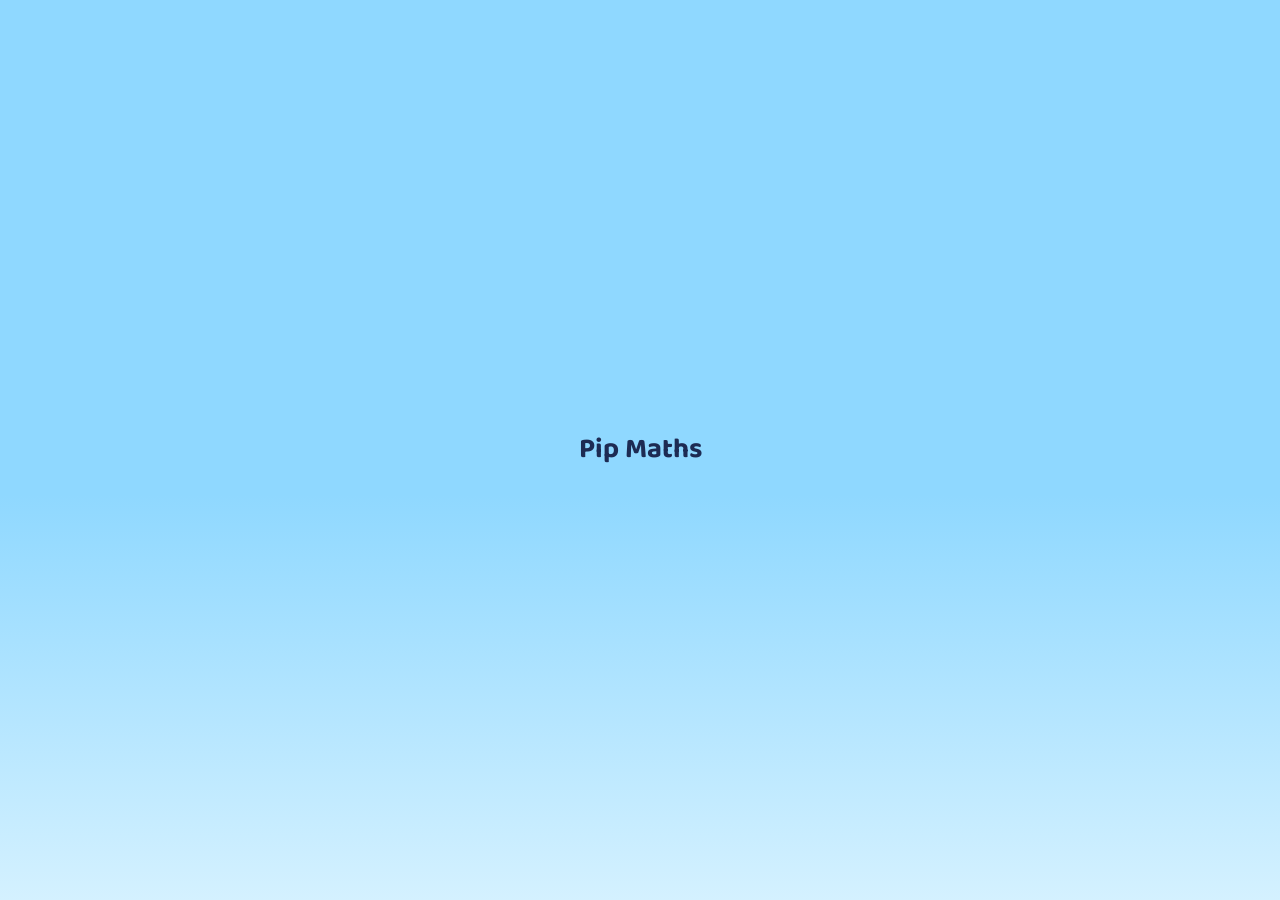
<file: index.html>
<!DOCTYPE html>
<html lang="en" data-mode="little">
<head>
<meta charset="utf-8">
<meta name="viewport" content="width=device-width,initial-scale=1,viewport-fit=cover">
<link rel="icon" type="image/png" href="img/icon-64.png">
<link rel="apple-touch-icon" href="img/apple-touch-icon.png">
<meta name="apple-mobile-web-app-title" content="Pip Maths">
<meta name="apple-mobile-web-app-capable" content="yes">
<title>Pip Maths</title>
<link rel="preconnect" href="https://fonts.googleapis.com"><link rel="preconnect" href="https://fonts.gstatic.com" crossorigin>
<link href="https://fonts.googleapis.com/css2?family=Baloo+2:wght@500;600;700;800&family=Inter:wght@400;500;600;700&display=swap" rel="stylesheet">
<script>
// Older Safari: flag missing CSS features so css/compat.css can fill in.
(function () {
  var h = document.documentElement, ok = window.CSS && CSS.supports;
  if (!(ok && CSS.supports('width', 'clamp(1px, 2px, 3px)'))) h.className += ' noclamp';
  if (!(ok && CSS.supports('aspect-ratio', '1'))) h.className += ' noar';
  var d = document.createElement('div'); d.style.cssText = 'display:flex;flex-direction:column;row-gap:1px;position:absolute';
  d.appendChild(document.createElement('div')); d.appendChild(document.createElement('div')); h.appendChild(d);
  if (d.scrollHeight !== 1) h.className += ' nogap'; h.removeChild(d);
})();
</script>
<link rel="stylesheet" href="css/app.css">
<link rel="stylesheet" href="css/compat.css">
</head>
<body>
<div id="app"><div class="boot">Pip Maths</div></div>
<div id="toast" role="status"></div>
<script>
// If the app cannot start (very old browser or a script error), say so instead of showing a blank screen.
(function () {
  function fail(msg) {
    var b = document.querySelector('#app .boot'); if (!b) return; // the app has drawn a screen: nothing to do
    b.innerHTML = '<div style="max-width:30em;margin:auto;padding:24px;font:16px/1.5 system-ui,sans-serif;text-align:center">' +
      '<b style="font-size:22px">Pip Maths could not start</b><br>Please update this device (Settings → General → Software Update) or try another browser.' +
      (msg ? '<br><small style="color:#666">Details: ' + String(msg).replace(/</g, '&lt;') + '</small>' : '') + '</div>';
  }
  window.onerror = function (m, src, line) { fail(m + ' (' + (src || '').split('/').pop().split('?')[0] + ':' + line + ')'); };
  window.addEventListener('unhandledrejection', function (e) { fail(e.reason && (e.reason.message || e.reason)); });
  setTimeout(function () { fail(''); }, 12000);
})();
</script>
<script src="js/app.js?v=1795630336"></script>
</body>
</html>
</file>
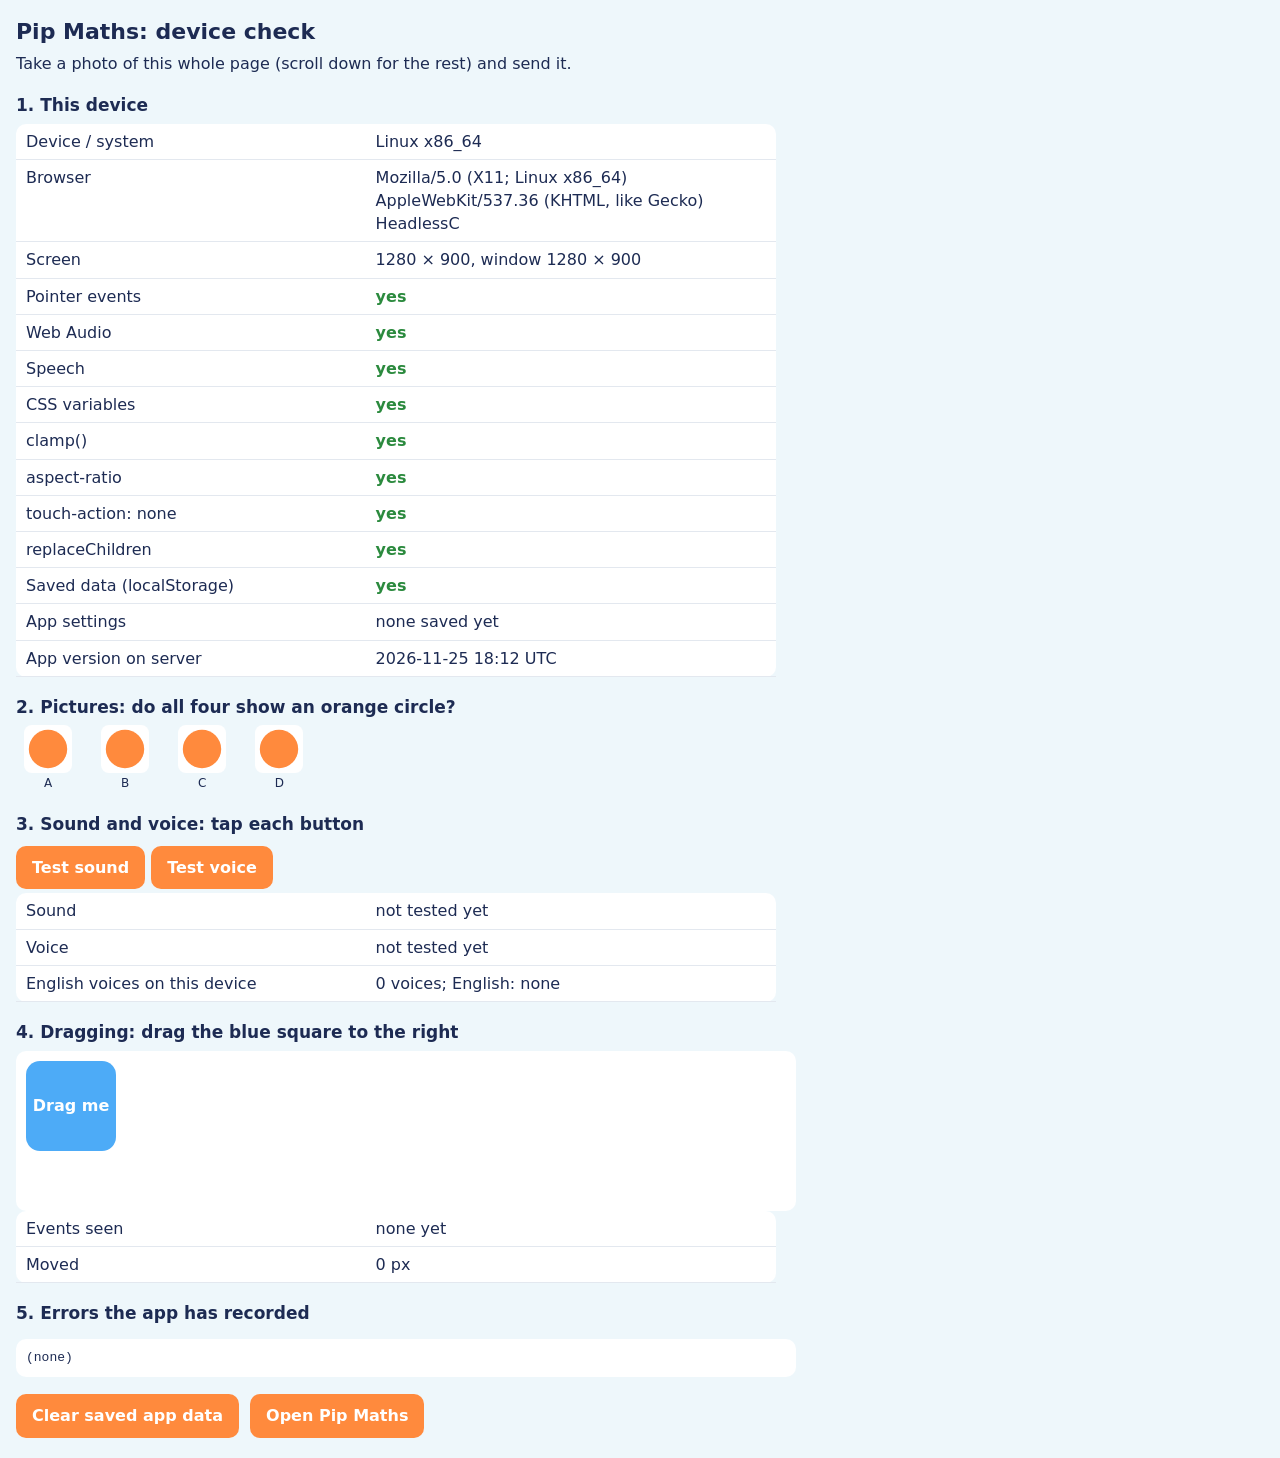
<file: diag.html>
<!DOCTYPE html>
<html lang="en">
<head>
<meta charset="utf-8">
<meta name="viewport" content="width=device-width,initial-scale=1">
<title>Pip Maths: device check</title>
<style>
  :root { --acc: #ff8a3d; }
  body { font: 16px/1.45 -apple-system, system-ui, sans-serif; margin: 0; padding: 16px; background: #eef7fb; color: #1d2b53; }
  h1 { font-size: 22px; margin: 0 0 4px; } h2 { font-size: 17px; margin: 18px 0 6px; }
  table { border-collapse: collapse; width: 100%; max-width: 760px; background: #fff; border-radius: 10px; }
  td { padding: 6px 10px; border-bottom: 1px solid #e3e8ef; vertical-align: top; } td:first-child { width: 46%; }
  .ok { color: #2b8a3e; font-weight: 700; } .no { color: #c92a2a; font-weight: 700; } .mid { color: #e67700; font-weight: 700; }
  button { font: inherit; font-weight: 700; padding: 10px 16px; margin: 4px 6px 4px 0; border: 0; border-radius: 10px; background: #ff8a3d; color: #fff; }
  .icons span { display: inline-block; width: 64px; text-align: center; font-size: 12px; margin-right: 8px; }
  .icons svg { width: 48px; height: 48px; display: block; margin: 0 auto 2px; background: #fff; border-radius: 8px; }
  #drag { width: 90px; height: 90px; border-radius: 14px; background: #4dabf7; color: #fff; font-weight: 700; display: flex; align-items: center; justify-content: center; position: relative; touch-action: none; user-select: none; -webkit-user-select: none; }
  #dragzone { height: 140px; background: #fff; border-radius: 10px; padding: 10px; max-width: 760px; }
  pre { white-space: pre-wrap; background: #fff; padding: 10px; border-radius: 10px; font-size: 13px; max-width: 760px; }
</style>
</head>
<body>
<h1>Pip Maths: device check</h1>
<div>Take a photo of this whole page (scroll down for the rest) and send it.</div>

<h2>1. This device</h2>
<table id="info"></table>

<h2>2. Pictures: do all four show an orange circle?</h2>
<div class="icons">
  <span><svg viewBox="0 0 100 100"><circle cx="50" cy="50" r="40" fill="#ff8a3d"/></svg>A</span>
  <span><svg viewBox="0 0 100 100"><circle cx="50" cy="50" r="40" fill="var(--acc)"/></svg>B</span>
  <span><svg viewBox="0 0 100 100"><circle cx="50" cy="50" r="40" style="fill:var(--acc)"/></svg>C</span>
  <span><svg viewBox="0 0 100 100" style="color:#ff8a3d"><circle cx="50" cy="50" r="40" fill="currentColor"/></svg>D</span>
</div>

<h2>3. Sound and voice: tap each button</h2>
<button id="bsound">Test sound</button><button id="bvoice">Test voice</button>
<table id="av"></table>

<h2>4. Dragging: drag the blue square to the right</h2>
<div id="dragzone"><div id="drag">Drag me</div></div>
<table id="dr"></table>

<h2>5. Errors the app has recorded</h2>
<pre id="errs">(none)</pre>
<button id="bclear">Clear saved app data</button> <button id="bopen">Open Pip Maths</button>

<script>
(function () {
  function row(t, k, v, cls) { var tr = document.createElement('tr'); tr.innerHTML = '<td>' + k + '</td><td class="' + (cls || '') + '">' + v + '</td>'; document.getElementById(t).appendChild(tr); return tr.lastChild; }
  function yes(b) { return b ? ['yes', 'ok'] : ['NO', 'no']; }
  var ua = navigator.userAgent, ios = /OS (\d+)_(\d+)(?:_(\d+))? like Mac/.exec(ua), saf = /Version\/([\d.]+)/.exec(ua);
  var ipadDesktop = /Macintosh/.test(ua) && navigator.maxTouchPoints > 1;
  row('info', 'Device / system', ios ? 'iOS / iPadOS ' + ios[1] + '.' + ios[2] + (ios[3] ? '.' + ios[3] : '') : ipadDesktop ? 'iPad (desktop mode)' : (navigator.platform || '?'));
  row('info', 'Browser', saf ? 'Safari ' + saf[1] : (/CriOS/.test(ua) ? 'Chrome on iOS' : ua.slice(0, 80)));
  row('info', 'Screen', screen.width + ' × ' + screen.height + ', window ' + innerWidth + ' × ' + innerHeight);
  var cs = window.CSS && CSS.supports ? function (p, v) { return CSS.supports(p, v); } : function () { return false; };
  var f = [
    ['Pointer events', !!window.PointerEvent], ['Web Audio', !!(window.AudioContext || window.webkitAudioContext)], ['Speech', 'speechSynthesis' in window],
    ['CSS variables', cs('--a', '1')], ['clamp()', cs('width', 'clamp(1px,2px,3px)')], ['aspect-ratio', cs('aspect-ratio', '1')],
    ['touch-action: none', cs('touch-action', 'none')], ['replaceChildren', !!Element.prototype.replaceChildren], ['Saved data (localStorage)', (function () { try { localStorage.setItem('t', '1'); localStorage.removeItem('t'); return true; } catch (e) { return false; } })()]
  ];
  for (var i = 0; i < f.length; i++) { var y = yes(f[i][1]); row('info', f[i][0], y[0], y[1]); }
  try { var st = JSON.parse(localStorage.getItem('pipmaths.v1') || 'null'); row('info', 'App settings', st ? ('sound ' + (st.settings && st.settings.sound) + ', voice ' + (st.settings && st.settings.voice) + ', country ' + ((st.settings && st.settings.region) || 'auto') + ', learners ' + (st.profiles || []).length) : 'none saved yet'); } catch (e) { row('info', 'App settings', 'unreadable', 'no'); }
  var appv = '?'; try { var x = new XMLHttpRequest(); x.open('GET', 'index.html?nocache=' + Date.now(), false); x.send(); var m = /app\.js\?v=(\d+)/.exec(x.responseText); appv = m ? new Date(+m[1] * 1000).toISOString().slice(0, 16).replace('T', ' ') + ' UTC' : 'old version (no app.js)'; } catch (e) {}
  row('info', 'App version on server', appv);

  // Sound
  var ac, soundCell = row('av', 'Sound', 'not tested yet'), voiceCell = row('av', 'Voice', 'not tested yet');
  var vs = []; function lv() { try { vs = speechSynthesis.getVoices() || []; } catch (e) {} }
  if ('speechSynthesis' in window) { lv(); speechSynthesis.onvoiceschanged = lv; }
  var voicesCell = row('av', 'English voices on this device', '…');
  setTimeout(function () { lv(); var en = []; for (var i = 0; i < vs.length; i++) if (/^en/.test(vs[i].lang)) en.push(vs[i].lang); voicesCell.textContent = vs.length + ' voices; English: ' + (en.length ? en.slice(0, 8).join(', ') : 'none'); }, 800);
  document.getElementById('bsound').onclick = function () {
    try {
      ac = ac || new (window.AudioContext || window.webkitAudioContext)(); if (ac.resume) ac.resume();
      var o = ac.createOscillator(), g = ac.createGain(); o.frequency.value = 660; g.gain.value = 0.25; o.connect(g); g.connect(ac.destination);
      (o.start || o.noteOn).call(o, 0); (o.stop || o.noteOff).call(o, ac.currentTime + 0.4);
      setTimeout(function () { soundCell.textContent = 'played (audio state: ' + ac.state + '). Did you hear a beep? If not, check the side switch / volume.'; }, 300);
    } catch (e) { soundCell.textContent = 'ERROR: ' + e.message; soundCell.className = 'no'; }
  };
  document.getElementById('bvoice').onclick = function () {
    try {
      var u = new SpeechSynthesisUtterance('Hello! I am Pip. Let us do some maths.'), got = [];
      var en = null; lv(); for (var i = 0; i < vs.length; i++) if (/^en/.test(vs[i].lang)) { en = vs[i]; break; }
      if (en) { u.voice = en; u.lang = en.lang; }
      u.onstart = function () { got.push('started'); voiceCell.textContent = got.join(', '); };
      u.onend = function () { got.push('finished'); voiceCell.textContent = got.join(', ') + ' (voice: ' + (en ? en.name : 'default') + ')'; voiceCell.className = 'ok'; };
      u.onerror = function (e) { got.push('error ' + (e.error || '')); voiceCell.textContent = got.join(', '); voiceCell.className = 'no'; };
      speechSynthesis.cancel(); speechSynthesis.speak(u); voiceCell.textContent = 'asked to speak…';
      setTimeout(function () { if (!got.length) { voiceCell.textContent = 'NOTHING happened after 4 seconds'; voiceCell.className = 'no'; } }, 4000);
    } catch (e) { voiceCell.textContent = 'ERROR: ' + e.message; voiceCell.className = 'no'; }
  };

  // Drag
  var d = document.getElementById('drag'), seen = {}, evCell = row('dr', 'Events seen', 'none yet'), mvCell = row('dr', 'Moved', '0 px');
  var sx = 0, on = false;
  function note(n) { seen[n] = (seen[n] || 0) + 1; var s = []; for (var k in seen) s.push(k + ' ' + seen[k]); evCell.textContent = s.join(', '); }
  function start(x) { on = true; sx = x; } function move(x) { if (!on) return; var dx = Math.max(0, x - sx); d.style.left = dx + 'px'; mvCell.textContent = Math.round(dx) + ' px'; mvCell.className = dx > 60 ? 'ok' : ''; }
  function stop() { on = false; }
  ['pointerdown', 'pointermove', 'pointerup', 'pointercancel', 'touchstart', 'touchmove', 'touchend', 'touchcancel'].forEach(function (n) { d.addEventListener(n, function () { note(n); }, { passive: true }); });
  if (window.PointerEvent) { d.addEventListener('pointerdown', function (e) { start(e.clientX); try { d.setPointerCapture(e.pointerId); } catch (_) {} }); d.addEventListener('pointermove', function (e) { move(e.clientX); }); d.addEventListener('pointerup', stop); }
  else { d.addEventListener('touchstart', function (e) { start(e.touches[0].clientX); }); d.addEventListener('touchmove', function (e) { e.preventDefault(); move(e.touches[0].clientX); }, { passive: false }); d.addEventListener('touchend', stop); }

  // Errors
  try { var l = JSON.parse(localStorage.getItem('pipmaths.errors') || '[]'); if (l.length) document.getElementById('errs').textContent = l.join('\n'); } catch (e) {}
  document.getElementById('bclear').onclick = function () { if (confirm('Remove all learners and progress saved on this device?')) { localStorage.removeItem('pipmaths.v1'); localStorage.removeItem('pipmaths.errors'); location.reload(); } };
  document.getElementById('bopen').onclick = function () { location.href = 'index.html?fresh=' + Date.now(); };
})();
</script>
</body>
</html>
</file>
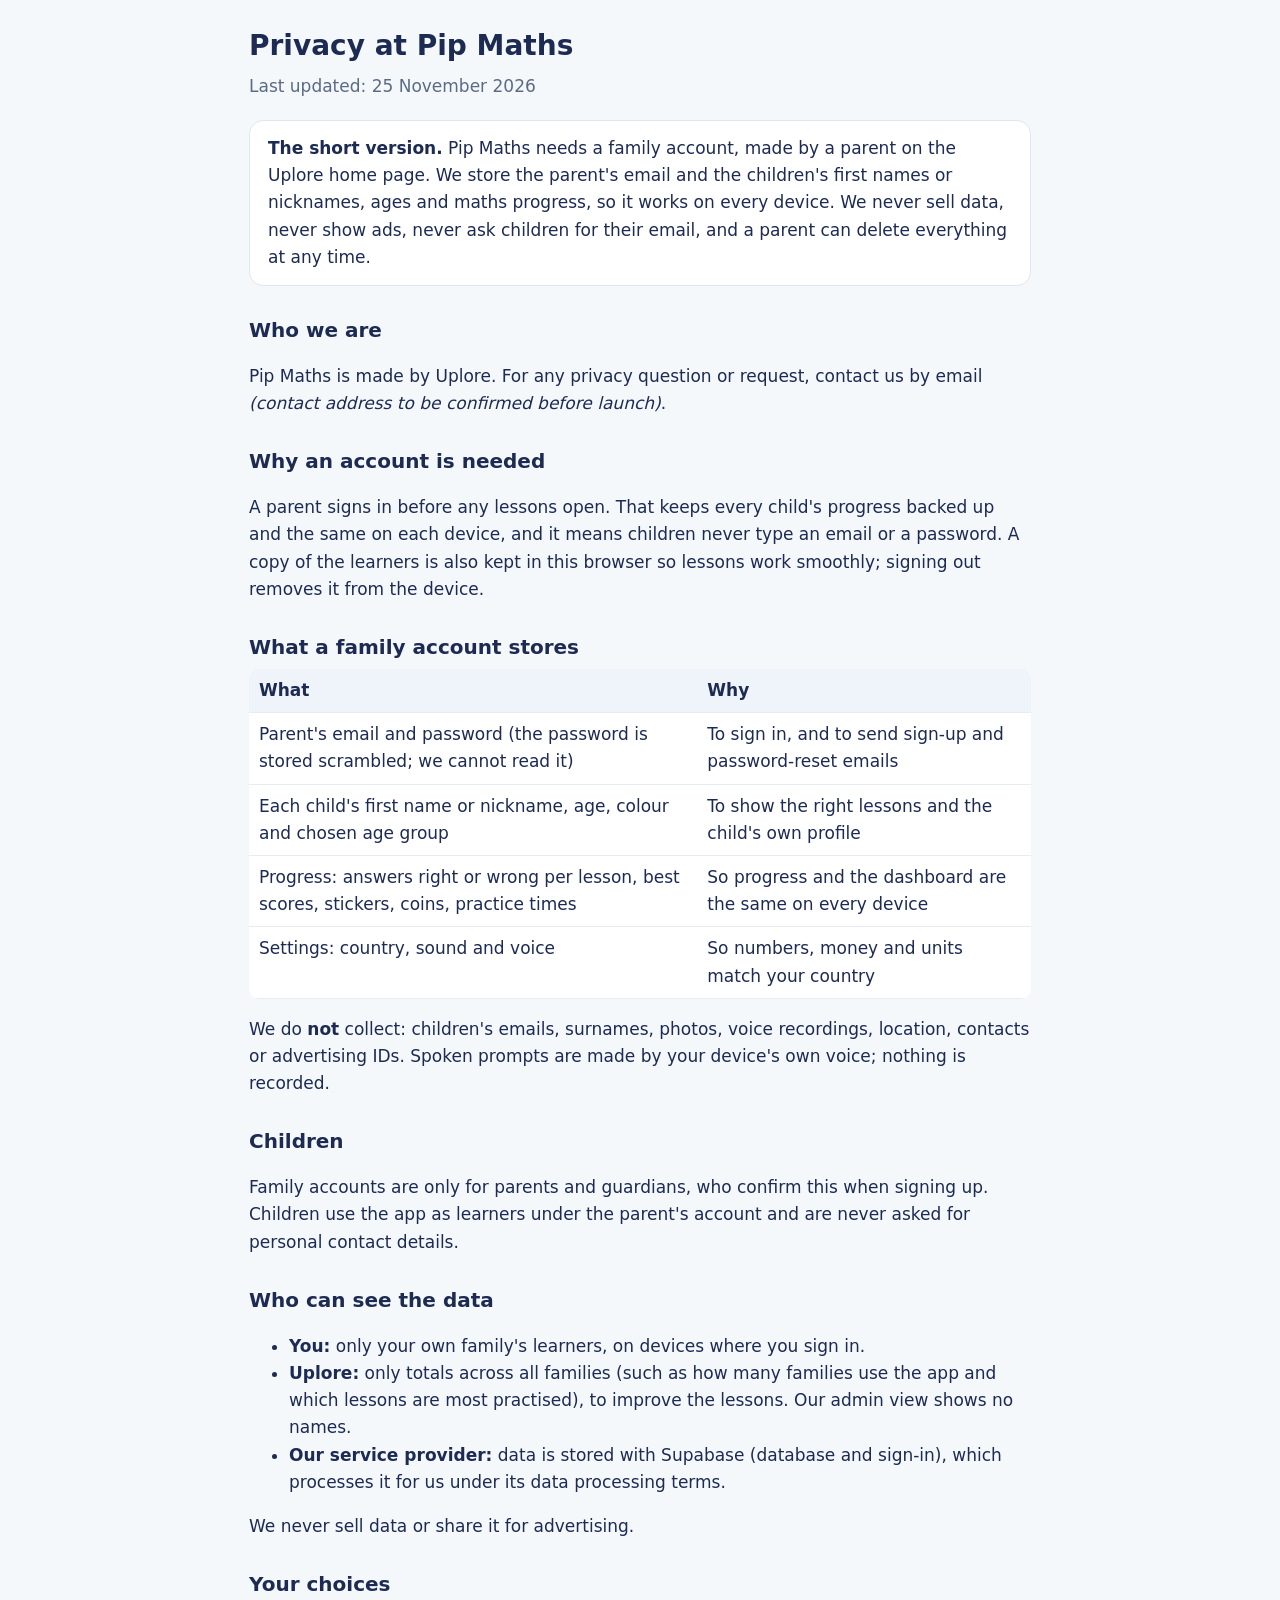
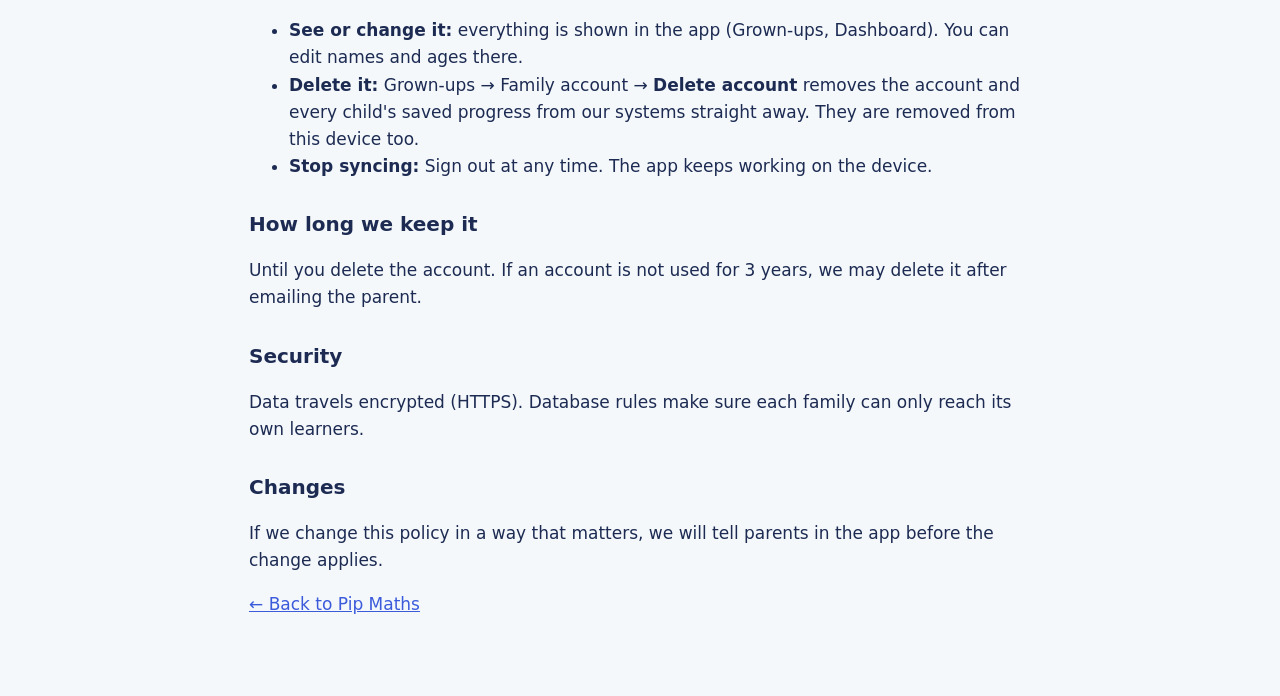
<file: privacy.html>
<!DOCTYPE html>
<html lang="en">
<head>
<meta charset="utf-8">
<meta name="viewport" content="width=device-width,initial-scale=1">
<title>Pip Maths: privacy</title>
<style>
  body { font: 17px/1.6 -apple-system, system-ui, "Segoe UI", sans-serif; margin: 0; background: #f4f8fb; color: #1d2b53; }
  main { max-width: 46em; margin: 0 auto; padding: 24px 20px 60px; }
  h1 { font-size: 28px; margin: 0 0 4px; } h2 { font-size: 20px; margin: 28px 0 6px; }
  .date { color: #5c6b85; margin: 0 0 20px; }
  .box { background: #fff; border-radius: 14px; padding: 14px 18px; border: 1px solid #dfe7ef; }
  table { border-collapse: collapse; width: 100%; background: #fff; border-radius: 10px; overflow: hidden; }
  td, th { text-align: left; padding: 8px 10px; border-bottom: 1px solid #e6ecf2; vertical-align: top; } th { background: #eef4fa; }
  a { color: #3b5bdb; }
</style>
</head>
<body>
<main>
<h1>Privacy at Pip Maths</h1>
<p class="date">Last updated: 25 November 2026</p>

<div class="box"><b>The short version.</b> Pip Maths needs a family account, made by a parent on the Uplore home page. We store the parent's email and the children's first names or nicknames, ages and maths progress, so it works on every device. We never sell data, never show ads, never ask children for their email, and a parent can delete everything at any time.</div>

<h2>Who we are</h2>
<p>Pip Maths is made by Uplore. For any privacy question or request, contact us by email <i>(contact address to be confirmed before launch)</i>.</p>

<h2>Why an account is needed</h2>
<p>A parent signs in before any lessons open. That keeps every child's progress backed up and the same on each device, and it means children never type an email or a password. A copy of the learners is also kept in this browser so lessons work smoothly; signing out removes it from the device.</p>

<h2>What a family account stores</h2>
<table>
  <tr><th>What</th><th>Why</th></tr>
  <tr><td>Parent's email and password (the password is stored scrambled; we cannot read it)</td><td>To sign in, and to send sign-up and password-reset emails</td></tr>
  <tr><td>Each child's first name or nickname, age, colour and chosen age group</td><td>To show the right lessons and the child's own profile</td></tr>
  <tr><td>Progress: answers right or wrong per lesson, best scores, stickers, coins, practice times</td><td>So progress and the dashboard are the same on every device</td></tr>
  <tr><td>Settings: country, sound and voice</td><td>So numbers, money and units match your country</td></tr>
</table>
<p>We do <b>not</b> collect: children's emails, surnames, photos, voice recordings, location, contacts or advertising IDs. Spoken prompts are made by your device's own voice; nothing is recorded.</p>

<h2>Children</h2>
<p>Family accounts are only for parents and guardians, who confirm this when signing up. Children use the app as learners under the parent's account and are never asked for personal contact details.</p>

<h2>Who can see the data</h2>
<ul>
  <li><b>You:</b> only your own family's learners, on devices where you sign in.</li>
  <li><b>Uplore:</b> only totals across all families (such as how many families use the app and which lessons are most practised), to improve the lessons. Our admin view shows no names.</li>
  <li><b>Our service provider:</b> data is stored with Supabase (database and sign-in), which processes it for us under its data processing terms.</li>
</ul>
<p>We never sell data or share it for advertising.</p>

<h2>Your choices</h2>
<ul>
  <li><b>See or change it:</b> everything is shown in the app (Grown-ups, Dashboard). You can edit names and ages there.</li>
  <li><b>Delete it:</b> Grown-ups → Family account → <b>Delete account</b> removes the account and every child's saved progress from our systems straight away. They are removed from this device too.</li>
  <li><b>Stop syncing:</b> Sign out at any time. The app keeps working on the device.</li>
</ul>

<h2>How long we keep it</h2>
<p>Until you delete the account. If an account is not used for 3 years, we may delete it after emailing the parent.</p>

<h2>Security</h2>
<p>Data travels encrypted (HTTPS). Database rules make sure each family can only reach its own learners.</p>

<h2>Changes</h2>
<p>If we change this policy in a way that matters, we will tell parents in the app before the change applies.</p>

<p><a href="index.html">← Back to Pip Maths</a></p>
</main>
</body>
</html>
</file>
<file: css/app.css>
/* VOICE: one app, four ages. Playful picture book → adventure map → study desk → calm tool
   IDEA: the same pond world grows up with the learner; each mode re-skins the same parts
   PICTURE: each lesson's own manipulative (abacus, scale, clock, bar, graph) fills the stage
   COLOUR and TYPE: per mode, below. Baloo 2 for children, Inter for teens and adults
   LAYOUT: header / hero "up next" / track tabs / lesson grid; player = bar / stage / feedback */

:root{color-scheme:light;--ok:#2f9e44;--bad:#e8590c;--hint:#f59f00;--line:#1d2b5322;--shadow:0 6px 0 #1d2b5322;--sp:clamp(14px,3vw,28px)}
[data-mode=little]{--bg:linear-gradient(#8fd8ff 0 55%,#d4f1ff);--surface:#fff;--ink:#1d2b53;--muted:#1d2b53b3;--acc:#ff6b4a;--acc-ink:#fff;--acc2:#ffd23f;--font:"Baloo 2",system-ui,sans-serif;--rad:28px;--fs:19px}
[data-mode=explore]{--bg:radial-gradient(60% 40% at 15% 100%,#f7d79a 0 60%,transparent 61%),radial-gradient(40% 30% at 95% 8%,#f7d79a 0 55%,transparent 56%),linear-gradient(#22b5c8,#0f7d98);--surface:#fff;--ink:#17324d;--muted:#17324daa;--acc:#ff8a3d;--acc-ink:#fff;--acc2:#ffd23f;--font:"Baloo 2",system-ui,sans-serif;--rad:22px;--fs:18px}
[data-mode=achieve]{color-scheme:light dark;--bg:light-dark(#f4f6fb,#10131c);--surface:light-dark(#fff,#191d29);--ink:light-dark(#141b2d,#e9ecf5);--muted:light-dark(#5b6478,#9aa3b8);--line:light-dark(#141b2d1a,#ffffff1a);--acc:#4f5bd5;--acc-ink:#fff;--acc2:#ffb020;--font:Inter,system-ui,sans-serif;--rad:14px;--fs:16px;--shadow:0 1px 2px #0000001a,0 4px 14px #0000000f}
[data-mode=adult]{color-scheme:dark;--bg:#0f1115;--surface:#181b22;--ink:#e8eaf0;--muted:#9aa1b2;--line:#ffffff1a;--acc:#7cc4ff;--acc-ink:#0f1115;--acc2:#ffd166;--font:Inter,system-ui,sans-serif;--rad:12px;--fs:16px;--shadow:none;--ok:#69db7c;--bad:#ff8787;--hint:#ffd166}
[data-mode=achieve][data-theme=dark]{color-scheme:dark}[data-mode=achieve][data-theme=light]{color-scheme:light}

*{box-sizing:border-box;min-width:0;-webkit-tap-highlight-color:transparent}
html,body{margin:0;min-height:100%}
body{background:var(--bg);background-attachment:fixed;color:var(--ink);font:500 var(--fs)/1.45 var(--font);overflow-x:clip}
[data-mode=little] body,[data-mode=explore] body{user-select:none;-webkit-user-select:none}
button{font:inherit;color:inherit;border:0;background:none;cursor:pointer;padding:0}
[hidden]{display:none!important}
button:disabled{cursor:default;opacity:.45}
:focus-visible{outline:3px solid var(--acc);outline-offset:3px}
svg{display:block}
h1,h2,h3,h4{line-height:1.1;margin:0;text-wrap:balance}
.boot,.err{display:grid;place-items:center;min-height:100vh;font-size:28px;font-weight:700}
#app{min-height:100vh;min-height:100dvh}

/* Buttons and bits */
.btn{display:inline-flex;align-items:center;justify-content:center;gap:8px;min-height:48px;padding:0 20px;border-radius:calc(var(--rad)*.7);background:var(--surface);color:var(--ink);font-weight:700;box-shadow:var(--shadow);border:1px solid var(--line)}
.btn svg{width:22px;height:22px}
.btn.primary{background:var(--acc);color:var(--acc-ink);border-color:transparent}
.btn.ghost{background:none;box-shadow:none;color:var(--bad)}
.btn.huge{min-height:88px;font-size:32px;padding:0 44px;border-radius:999px}
.btn.huge svg{width:40px;height:40px}
.linkbtn{color:var(--muted);text-decoration:underline;font-weight:600;padding:8px}
.icon{width:48px;height:48px;display:grid;place-items:center;border-radius:50%;flex:none}
.icon svg{width:26px;height:26px}
.chip{display:inline-block;padding:2px 10px;border-radius:99px;font-size:13px;font-weight:700;background:var(--line);white-space:nowrap}
.s-mastered{background:#2f9e4422;color:var(--ok)}.s-learning{background:#f59f0022;color:#b37400}.s-review{background:#e8590c22;color:var(--bad)}
[data-mode=adult] .s-learning{color:var(--hint)}
.pill{display:inline-flex;align-items:center;gap:6px;padding:4px 12px 4px 6px;border-radius:99px;background:var(--surface);box-shadow:var(--shadow);font-weight:800}
.pill svg{width:28px;height:28px}
.row{display:flex;gap:12px;flex-wrap:wrap;justify-content:center;align-items:center}
#toast{position:fixed;left:50%;bottom:24px;transform:translate(-50%,40px);opacity:0;background:#1d2b53;color:#fff;padding:10px 18px;border-radius:12px;transition:.25s;z-index:200;pointer-events:none}
#toast.on{opacity:1;transform:translate(-50%,0)}

/* Pip */
.pip .arm{fill:none;stroke:#f07a30;stroke-width:16;stroke-linecap:round}
.pip .pip-b{transform-box:view-box;transform-origin:100px 190px;animation:bob 2.4s ease-in-out infinite}
.pip .arm.r{transform-box:view-box;transform-origin:156px 116px;animation:wave 1.4s ease-in-out infinite}
.pip .arm.l{transform-box:view-box;transform-origin:44px 118px}
.pip .eyes{transform-box:view-box;transform-origin:100px 92px;animation:blink 4s infinite}
.pip.cheer .pip-b{animation:jump .6s ease-in-out infinite}.pip.cheer .arm.l{animation:wave2 .45s infinite}
.pip.think .pip-b{animation:none;transform:rotate(-8deg)}
@keyframes bob{50%{transform:translateY(-6px)}}@keyframes wave{50%{transform:rotate(-24deg)}}@keyframes wave2{50%{transform:rotate(24deg)}}
@keyframes blink{0%,94%,100%{transform:scaleY(1)}97%{transform:scaleY(.1)}}
@keyframes jump{0%,100%{transform:translateY(0)}50%{transform:translateY(-22px)}}
.glow{animation:glow 1s ease-in-out infinite!important}
@keyframes glow{50%{box-shadow:0 0 0 6px #ffd23fcc,0 0 34px 10px #ffd23f}}
.pulse{animation:pulse 1s ease-in-out 3}
@keyframes pulse{50%{transform:scale(1.07)}}

/* Onboarding */
.ob{min-height:100vh;min-height:100dvh;display:flex;flex-direction:column;align-items:center;justify-content:center;gap:18px;padding:24px}
.obpip{width:min(30vh,200px)}
/* Link back to the Uplore home page */
.uplink{text-decoration:none;color:inherit;background:#fff}.ob>.uplink{position:absolute;top:12px;left:12px;z-index:2}
.obh{font-size:clamp(26px,4.4vw,40px);text-align:center}
.langs{display:flex;gap:14px;flex-wrap:wrap;justify-content:center}
.langb{min-width:150px;min-height:72px;font-size:26px}
.obcard{width:min(620px,100%);background:var(--surface);border-radius:var(--rad);padding:var(--sp);box-shadow:0 10px 0 #1d2b5322;display:grid;gap:16px}
.obcard h1{font-size:clamp(28px,4vw,38px)}
.fl{display:grid;gap:6px}.fl>span{font-weight:700;color:var(--muted)}
input,select{font:inherit;font-size:18px;color:var(--ink);background:var(--surface);border:2px solid var(--line);border-radius:12px;min-height:48px;padding:6px 12px;width:100%}
.colors{display:flex;gap:10px}
.sw{width:40px;height:40px;border-radius:50%;background:var(--c)}.sw.on{box-shadow:0 0 0 4px var(--surface),0 0 0 7px var(--c)}
.ages{display:grid;grid-template-columns:repeat(auto-fill,minmax(54px,1fr));gap:8px}
.ab,.bb{min-height:48px;border-radius:12px;border:2px solid var(--line);font-weight:700}
.ab.on,.bb.on{background:var(--acc);color:var(--acc-ink);border-color:var(--acc)}
.boards{display:flex;gap:8px;flex-wrap:wrap}.bb{padding:0 16px;flex:1}
.obmode{margin:0;color:var(--muted);min-height:1.4em;font-weight:700}

/* Home */
.home{width:min(1100px,100%);margin:0 auto;padding:calc(10px + env(safe-area-inset-top)) var(--sp) 40px}
.htop{display:flex;align-items:center;gap:10px;flex-wrap:wrap;padding:6px 0 14px}
.who{display:flex;align-items:center;gap:10px;font-weight:800;margin-right:auto}
.av{width:44px;height:44px;border-radius:50%;background:var(--c);color:#fff;display:grid;place-items:center;font-weight:800;font-size:20px;flex:none}
.modechip{font-size:13px;font-weight:700;padding:4px 12px;border-radius:99px;background:var(--surface);color:var(--muted)}
.gear{position:relative;background:var(--surface);box-shadow:var(--shadow)}
.gear::after{content:"";position:absolute;top:-4px;right:-4px;bottom:-4px;left:-4px;border-radius:50%;background:conic-gradient(var(--acc) var(--p,0%),transparent 0);-webkit-mask:radial-gradient(farthest-side,transparent calc(100% - 4px),#000 0);mask:radial-gradient(farthest-side,transparent calc(100% - 4px),#000 0)}
@property --p{syntax:'<percentage>';inherits:false;initial-value:0%}
.gear.holding::after{transition:--p var(--hold) linear;--p:100%}
.hero{display:flex;align-items:center;gap:var(--sp);margin:4px 0 18px}
.hpip{width:clamp(90px,16vw,150px);flex:none}
.upnext{flex:1;display:flex;align-items:center;gap:16px;text-align:left;background:var(--surface);border-radius:var(--rad);padding:16px 18px;box-shadow:var(--shadow);border:1px solid var(--line)}
.upnext .ic{width:clamp(56px,9vw,84px);flex:none}
.upnext .ut{flex:1;display:grid}
.upnext small{color:var(--acc);font-weight:800;font-size:14px}
.upnext b{font-size:clamp(20px,3vw,28px);line-height:1.15}
.upnext em{font-style:normal;color:var(--muted);font-size:14px}
.upnext .go{width:56px;height:56px;border-radius:50%;background:var(--acc);color:var(--acc-ink);display:grid;place-items:center;flex:none}
.upnext .go svg{width:26px;height:26px}
.tabs{display:flex;gap:8px;overflow-x:auto;padding:4px 2px 12px;scrollbar-width:none}
.tab{flex:none;min-height:44px;padding:0 18px;border-radius:99px;font-weight:700;background:var(--surface);color:var(--muted);border:1px solid var(--line)}
.tab.on{background:var(--ink);color:var(--surface)}
[data-mode=little] .tab.on,[data-mode=explore] .tab.on{background:var(--acc2);color:#1d2b53;border-color:transparent}
.skills{display:grid;grid-template-columns:repeat(auto-fill,minmax(min(100%,260px),1fr));gap:14px}
.skill{display:flex;align-items:center;gap:14px;text-align:left;background:var(--surface);border-radius:var(--rad);padding:14px;box-shadow:var(--shadow);border:1px solid var(--line);min-height:88px}
.skill .sk{flex:1;display:grid}.skill .sk b{line-height:1.2}.skill .sk small{color:var(--muted);font-size:13px}
.ring{--p:0;width:60px;height:60px;flex:none;border-radius:50%;padding:7px;background:radial-gradient(closest-side,var(--surface) 84%,transparent 85%),conic-gradient(var(--ok) calc(var(--p)*1%),var(--line) 0)}
.ring svg{width:100%;height:100%}
.skill .done svg{width:30px;height:30px;fill:var(--acc2);stroke:#e0a800}
.note{color:var(--muted);font-size:13px;margin-top:24px;text-align:center}
[data-mode=little] .skills{grid-template-columns:repeat(auto-fill,minmax(min(100%,200px),1fr))}
[data-mode=little] .skill{flex-direction:column;text-align:center;min-height:200px;justify-content:center;font-size:22px}
[data-mode=little] .ring{width:110px;height:110px;padding:12px}
[data-mode=explore] .home{padding-bottom:60px}
[data-mode=explore] .htop .who{color:#fff;text-shadow:0 2px 0 #0003}
[data-mode=explore] .skill{border:0;box-shadow:0 6px 0 #0b5a6e}
[data-mode=explore] .note{color:#ffffffcc}
[data-mode=adult] .skill,[data-mode=adult] .upnext{border-color:var(--line)}
[data-mode=adult] .ring{width:48px;height:48px;padding:6px}

/* Sheets */
.sheet{position:fixed;top:0;right:0;bottom:0;left:0;z-index:150;display:none;place-items:center;background:#0b1020a6;padding:16px}
.sheet.on{display:grid}
.sheetin{width:min(460px,100%);max-height:calc(100vh - 32px);max-height:calc(100dvh - 32px);overflow:auto;background:var(--surface);color:var(--ink);border-radius:var(--rad);padding:22px;display:grid;gap:14px;box-shadow:0 20px 60px #0006}
.sheetin.wide{width:min(720px,100%)}
.ghead{display:flex;justify-content:space-between;align-items:center}
.sheetin h3{font-size:28px}.sheetin h4{font-size:15px;color:var(--muted);margin-top:6px}
.lrs{display:flex;gap:8px;flex-wrap:wrap}
.lr{display:grid;grid-template-columns:auto 1fr;align-items:center;column-gap:10px;padding:8px 14px 8px 8px;border-radius:14px;border:2px solid var(--line);text-align:left;font-weight:700}
.lr .av{grid-row:span 2;width:38px;height:38px;font-size:17px}.lr small{color:var(--muted);font-weight:600;font-size:13px}
.lr.on{border-color:var(--acc)}.lr.add{grid-template-columns:1fr;color:var(--acc);padding:8px 16px}
.form{display:grid;grid-template-columns:repeat(auto-fill,minmax(min(100%,200px),1fr));gap:12px}
.form label{display:grid;gap:4px;font-weight:600;font-size:14px;color:var(--muted)}
.form label.tg{grid-template-columns:1fr auto;align-items:center}
.tog{width:60px;height:36px;border-radius:18px;background:var(--line);position:relative}
.tog::after{content:"";position:absolute;top:4px;left:4px;width:28px;height:28px;border-radius:50%;background:#fff;transition:transform .2s;box-shadow:0 1px 3px #0003}
.tog[aria-pressed=true]{background:var(--ok)}.tog[aria-pressed=true]::after{transform:translateX(24px)}
.scroll{overflow-x:auto}
.ptab{width:100%;border-collapse:collapse;font-size:15px}
.ptab th,.ptab td{text-align:left;padding:8px 6px;border-bottom:1px solid var(--line)}.ptab .r{text-align:right}
.ptab td small{display:block;color:var(--muted);font-size:12px}
.gnote{color:var(--muted);font-size:13px;margin:0}

/* Player */
.player{min-height:100vh;min-height:100dvh;display:grid;grid-template-rows:auto auto minmax(0,1fr) auto;width:min(1000px,100%);margin:0 auto;padding:calc(8px + env(safe-area-inset-top)) var(--sp) calc(10px + env(safe-area-inset-bottom))}
.ptop{display:flex;align-items:center;gap:12px}
.ptop .icon{background:var(--surface);box-shadow:var(--shadow)}
.pbar{flex:1;height:16px;border-radius:99px;background:var(--surface);overflow:hidden;box-shadow:inset 0 0 0 1px var(--line)}
.pbar i{display:block;height:100%;width:0;background:var(--ok);border-radius:99px;transition:width .5s}
.pipmini{width:58px;flex:none}
.ptitle{font-size:14px;font-weight:700;color:var(--muted);padding:8px 2px 0}
[data-mode=explore] .ptitle{color:#fff}
.stage{position:relative;display:flex;flex-direction:column;gap:14px;padding:12px 0}
.prompt{font-size:clamp(20px,3vw,28px);font-weight:700;line-height:1.3;text-wrap:balance}
[data-mode=explore] .prompt,[data-mode=little] .prompt{background:var(--surface);border-radius:var(--rad);padding:12px 18px;box-shadow:var(--shadow)}
.prompt:empty{display:none}
.expr{display:inline-block;font-weight:800;white-space:nowrap}
.host{flex:1;display:flex;flex-direction:column}
.pfoot{display:flex;align-items:center;gap:12px;min-height:60px}
.fb{flex:1;font-weight:700;padding:10px 14px;border-radius:14px;min-height:48px;display:flex;align-items:center}
.fb:empty{background:none}
.fb.ok{background:#2f9e4422;color:var(--ok)}.fb.bad{background:#e8590c1f;color:var(--bad)}.fb.hint{background:#f59f0022;color:var(--ink)}
[data-mode=explore] .fb:not(:empty),[data-mode=little] .fb:not(:empty){background:var(--surface)}
.solution{position:absolute;top:0;right:0;bottom:0;left:0;display:none;place-items:center;background:#ffffffb3;background:color-mix(in srgb,var(--surface) 70%,transparent);backdrop-filter:blur(3px);z-index:20}
.solution.on{display:grid}
.solin{background:var(--surface);border-radius:var(--rad);padding:20px 24px;box-shadow:0 14px 40px #0003;width:min(520px,100%);display:grid;gap:10px;border:2px solid var(--hint)}
.solin ol{margin:0;padding-left:22px;font-size:18px;font-weight:600}
.player.explaining .pfoot,.player.explaining .prompt{display:none}

/* Results */
.results{min-height:80vh;min-height:80dvh;display:flex;flex-direction:column;align-items:center;justify-content:center;gap:14px;text-align:center;padding:24px}
.results h2{font-size:clamp(32px,5vw,48px)}
.rpip{width:min(28vh,180px)}.rsticker{width:140px}
.rscore{font-size:24px;font-weight:700;margin:0}
.rline{margin:0;font-weight:700;display:flex;align-items:center;gap:8px}.rline svg{width:28px;height:28px}.rline.best{color:var(--ok)}
.rmast{display:grid;gap:6px;width:min(320px,100%);font-weight:700}
.mbar{height:12px;border-radius:99px;background:var(--line);overflow:hidden}.mbar i{display:block;height:100%;background:var(--ok)}
.ract{display:flex;gap:12px;flex-wrap:wrap;justify-content:center;margin-top:8px}
.cf{position:fixed;top:-20px;width:10px;height:16px;border-radius:3px;z-index:120;pointer-events:none}
.stkr{transform:rotate(var(--r,0deg));filter:drop-shadow(0 4px 0 #0002)}
.pill .stkr{width:30px;height:30px}

/* ---------- Templates ---------- */
.ans{display:flex;align-items:center;justify-content:center;gap:4px;min-height:64px;padding:0 18px;margin:0 auto 10px;min-width:180px;border-radius:16px;background:var(--surface);border:3px solid var(--acc);font-size:34px;font-weight:800}
.caret{width:3px;height:36px;background:var(--acc);animation:blinkc 1s steps(1) infinite}@keyframes blinkc{50%{opacity:0}}
.numpad{display:grid;grid-template-columns:repeat(3,minmax(0,1fr));gap:8px;width:min(340px,100%);margin:0 auto}
.numpad .k,.kb .k{min-height:58px;border-radius:14px;background:var(--surface);box-shadow:var(--shadow);border:1px solid var(--line);font-size:26px;font-weight:700}
.numpad .k.ok,.kb .k.ok{background:var(--acc);color:var(--acc-ink);font-size:20px}
.numpad .k.del{font-size:22px}
.numpad .k.ok{grid-column:span 2}
.q{text-align:center;font-size:clamp(34px,7vw,60px);font-weight:800;margin:4px 0 12px}
.t-num,.t-kb,.t-bar,.t-steps{display:flex;flex-direction:column;gap:6px}
.bigcheck,.checkbtn{align-self:center}
.bigcheck{width:88px;height:88px;border-radius:50%;background:var(--ok);color:#fff;box-shadow:0 6px 0 #1e7a32;display:grid;place-items:center}
.bigcheck svg{width:48px;height:48px}

.t-tap{display:flex;flex-direction:column;gap:12px;align-items:center;flex:1}
.t-tap .field{position:relative;width:100%;flex:1;min-height:300px;border-radius:var(--rad);background:#ffffff80}
.obj{position:absolute;width:clamp(56px,10vw,86px);aspect-ratio:1;transition:transform .15s}
.obj svg{width:100%;height:100%}
.obj.on{transform:scale(1.1)}
.obj.on::after{content:attr(data-n);position:absolute;top:-8px;right:-8px;width:32px;height:32px;border-radius:50%;background:var(--acc);color:#fff;font-weight:800;display:grid;place-items:center;font-size:19px}
.tally{display:flex;gap:6px;padding:6px 12px;border-radius:99px;background:var(--surface)}
.tally i{width:22px;height:22px;border-radius:50%;border:3px solid #1d2b5355}.tally i.on{background:var(--acc);border-color:var(--acc)}
.tally.over{outline:3px solid var(--bad)}

.t-mcq .opts{display:grid;grid-template-columns:repeat(2,minmax(0,1fr));gap:12px;width:min(640px,100%);margin:0 auto}
.opt{min-height:84px;border-radius:var(--rad);background:var(--surface);box-shadow:var(--shadow);border:2px solid var(--line);font-size:clamp(22px,4vw,32px);font-weight:800;padding:10px;display:flex;flex-direction:column;align-items:center;justify-content:center;gap:8px}
.opt.ok{border-color:var(--ok);background:#2f9e4433;background:color-mix(in srgb,var(--ok) 18%,var(--surface))}
.opt.bad{border-color:var(--bad);opacity:.6}.opt.dim{opacity:.25}
.frac{display:inline-flex;flex-direction:column;align-items:center;line-height:1}.frac span:first-child{border-bottom:3px solid currentColor;padding:0 6px}
.strip{display:grid;grid-template-columns:repeat(var(--n),1fr);gap:2px;width:100%;max-width:220px;height:26px}
.strip i{background:var(--line);border-radius:4px}.strip i.on{background:var(--acc)}

.t-drag{display:flex;flex-direction:column;gap:16px;flex:1}
.t-drag .board{flex:1;display:grid;place-items:center;min-height:240px;border-radius:var(--rad);background:radial-gradient(#0000001a 1.5px,transparent 2px) 0 0/22px 22px,#fff4d6}
.sil{width:clamp(130px,30vmin,230px);aspect-ratio:1;color:#1d2b53}
.sil svg{width:100%;height:100%}
.dock{display:flex;justify-content:center;gap:clamp(10px,3vw,24px);flex-wrap:wrap}
.tile{position:relative;width:clamp(86px,14vw,120px);aspect-ratio:1;border-radius:24px;background:var(--surface);box-shadow:var(--shadow);display:grid;place-items:center;touch-action:none}
.tile svg{width:74%;height:74%}
.lift{z-index:60;box-shadow:0 18px 26px #0003!important}
.over{outline:5px dashed var(--acc2);outline-offset:6px}

.t-bal{display:flex;flex-direction:column;gap:16px;flex:1}
.t-bal .scale{position:relative;flex:1;min-height:300px;width:min(100%,600px);margin:0 auto}
.post{position:absolute;left:50%;top:18px;bottom:0;width:18px;margin-left:-9px;background:#a86f48;border-radius:9px}
.base{position:absolute;left:32%;right:32%;bottom:-6px;height:20px;border-radius:12px;background:#8a5a3b}
.beam{position:absolute;left:0;right:0;top:12px;height:16px;border-radius:8px;background:#8a5a3b}
.beam::after{content:"";position:absolute;left:50%;top:50%;width:26px;height:26px;margin:-13px;border-radius:50%;background:var(--acc2);box-shadow:0 0 0 4px #8a5a3b}
.hang{position:absolute;top:8px;width:0;height:0}.hang.l{left:max(8%,62px)}.hang.r{right:max(8%,62px)}
.pan{position:absolute;top:0;left:0;width:clamp(116px,22vw,170px);height:clamp(120px,22vh,180px);transform:translateX(-50%)}
.pan .str{position:absolute;top:0;right:0;bottom:18px;left:0;width:100%;height:calc(100% - 18px)}
.plate{position:absolute;left:0;right:0;bottom:0;height:20px;border-radius:4px 4px 60px 60px;background:var(--acc2);box-shadow:inset 0 -5px 0 #e0a800}
.load{position:absolute;bottom:20px;left:10%;right:10%;display:flex;flex-wrap:wrap-reverse;justify-content:center;gap:3px}
.cube{display:block;width:clamp(18px,3.4vw,24px);aspect-ratio:1;border-radius:5px;background:#ff6b4a;box-shadow:inset -3px -3px 0 #0002}.cube.b{background:#4dabf7}
.stack{display:flex;flex-wrap:wrap-reverse;justify-content:center;gap:3px;width:76%}

.t-abacus{display:flex;flex-direction:column;align-items:center;gap:14px}
.readout{font-size:40px;font-weight:800;min-height:56px;visibility:hidden}.readout.on{visibility:visible}
.frame{--rods:2;position:relative;display:grid;grid-template-columns:repeat(var(--rods),88px);gap:10px;padding:14px 22px 34px;border:12px solid #8a5a3b;border-radius:18px;background:#fff8ee;height:404px}
.frame .bar{position:absolute;left:0;right:0;top:96px;height:10px;background:#8a5a3b;pointer-events:none}
.rod{position:relative;height:100%}
.wire{position:absolute;left:50%;top:0;bottom:0;width:4px;margin-left:-2px;background:#c9a27a}
.bead{position:absolute;left:4px;right:4px;height:36px;border-radius:50%/60%;background:linear-gradient(#ffb380,#ff8a3d 60%,#d9661c);box-shadow:inset 0 -4px 0 #0002;transition:top .18s cubic-bezier(.34,1.56,.64,1);z-index:1}
.bead.hv{top:0;background:linear-gradient(#a5d8ff,#4dabf7 60%,#1c7ed6)}.bead.hv.on{top:46px}
.bead[data-b="0"]{top:166px}.bead[data-b="1"]{top:204px}.bead[data-b="2"]{top:242px}.bead[data-b="3"]{top:280px}
.bead[data-b="0"].on{top:94px}.bead[data-b="1"].on{top:132px}.bead[data-b="2"].on{top:170px}.bead[data-b="3"].on{top:208px}
.lab{position:absolute;bottom:-30px;left:0;right:0;text-align:center;font-weight:800;color:#8a5a3b}
@media(max-width:420px){.frame{grid-template-columns:repeat(var(--rods),70px);padding:14px 12px 34px}}

.t-nl{display:flex;flex-direction:column;align-items:center;gap:16px;color:var(--ink)}
.nl{width:100%;max-width:900px;background:var(--surface);border-radius:var(--rad);box-shadow:var(--shadow);touch-action:none}
.nl .ghost{opacity:0}.nl .ghost.on{opacity:.5}
.t-clock{display:flex;flex-direction:column;align-items:center;gap:12px}
.clk{width:min(300px,70vw);touch-action:none}
.clkctl{display:flex;align-items:center;gap:12px}.clkread{min-width:80px;text-align:center;font-size:24px;font-weight:800}

.bm{display:grid;gap:8px;width:min(620px,100%);margin:0 auto 10px}
.brace{position:relative;height:34px;border:3px solid var(--ink);border-bottom:0;border-radius:12px 12px 0 0;margin:0 2px}
.brace span{position:absolute;left:50%;top:-18px;transform:translateX(-50%);background:var(--surface);padding:0 10px;font-weight:800;font-size:20px;border-radius:8px}
.bars{display:flex;gap:3px;align-items:center;min-height:56px}
.seg{display:grid;place-items:center;height:56px;border-radius:8px;font-weight:800;font-size:22px;color:#fff}
.seg.a{background:#ff6b6b}.seg.b{background:#4dabf7}.seg.q{background:repeating-linear-gradient(45deg,#4dabf7 0 10px,#74c0fc 10px 20px);font-size:28px}
.bm.cmp .row{display:grid;grid-template-columns:70px 1fr;align-items:center;justify-content:start}
.bm.cmp .nm{font-weight:700}.q2{font-size:28px;font-weight:800;padding-left:10px}
.bm.cmp .bars{justify-content:flex-start}

.sl{list-style:none;margin:0 auto 10px;padding:0;display:grid;gap:8px;width:min(640px,100%)}
.st{display:flex;align-items:center;justify-content:space-between;gap:12px;padding:12px 16px;border-radius:14px;background:var(--surface);border:2px solid var(--line);font-size:19px}
.st.wait{opacity:.35}.st.now{border-color:var(--acc)}.st.done{border-color:var(--ok)}.st.shown{border-color:var(--hint)}
.slot{min-width:70px;min-height:40px;padding:0 10px;border-radius:10px;background:var(--line);display:grid;place-items:center;font-size:22px}
.st.done .slot{background:#2f9e4433;background:color-mix(in srgb,var(--ok) 20%,transparent);color:var(--ok)}

.kb{display:grid;grid-template-columns:repeat(6,minmax(0,1fr));gap:6px;width:min(520px,100%);margin:0 auto}
.kb .k{min-height:52px;font-size:22px}.kb .k.sym{background:#ff8a3d2e;background:color-mix(in srgb,var(--acc) 12%,var(--surface))}
.kbans{font-family:inherit}

.t-graph{display:grid;grid-template-columns:minmax(0,1fr) 220px;gap:16px;align-items:start}
@media(max-width:700px){.t-graph{grid-template-columns:1fr}}
.gp{width:100%;max-width:560px;background:var(--surface);border-radius:var(--rad);box-shadow:var(--shadow);cursor:crosshair}
.gp .gl{stroke:var(--line);stroke-width:1}.gp .ax{stroke:var(--ink);stroke-width:2.5}.gp .gt{fill:var(--muted);font-size:16px;text-anchor:middle}
.gp .pt{fill:var(--acc)}.gp .pl{stroke:var(--acc);stroke-width:4;opacity:0}.gp .hp{fill:none;stroke:var(--hint);stroke-width:4;stroke-dasharray:6 5}
.gside{display:grid;gap:12px}.eqn{font-size:26px;font-weight:800}.coords{color:var(--muted);min-height:1.4em}

.t-drill .pre{display:grid;place-items:center;gap:16px;min-height:300px}
.dbest{font-weight:700;color:var(--muted)}
.dtop{display:flex;align-items:center;gap:12px;font-weight:800}
.tbar{flex:1;height:12px;border-radius:99px;background:var(--line);overflow:hidden}.tbar i{display:block;height:100%;background:var(--acc2)}
.dq{text-align:center;font-size:clamp(40px,8vw,72px);font-weight:800;margin:12px 0}

.t-mock{display:grid;gap:12px;position:relative}
.mhead{display:flex;justify-content:space-between;align-items:center;gap:10px;font-size:18px}
.mtime{font-variant-numeric:tabular-nums;font-weight:800;padding:4px 12px;border-radius:10px;background:var(--surface);border:1px solid var(--line)}
.mtabs{display:flex;gap:6px;overflow-x:auto}.mtabs .chip{flex:none;min-height:36px;padding:0 12px}.mtabs .chip.on{background:var(--acc);color:var(--acc-ink)}
.mbody{background:var(--surface);border-radius:var(--rad);padding:16px;border:1px solid var(--line);display:grid;gap:12px}
.qn{display:block;font-size:13px;color:var(--muted);font-weight:700;margin-bottom:6px}
.mq{font-size:19px;font-weight:600}
.mopts{display:grid;gap:8px}
.mo{display:flex;gap:12px;align-items:center;text-align:left;min-height:52px;padding:8px 14px;border-radius:12px;border:2px solid var(--line);font-weight:600}
.mo b{width:30px;height:30px;border-radius:50%;display:grid;place-items:center;background:var(--line);flex:none}
.mo.sel{border-color:var(--acc)}.mo.sel b{background:var(--acc);color:var(--acc-ink)}
.mnav{display:flex;gap:8px;flex-wrap:wrap}@media(max-width:600px){.mflag svg{display:none}}.mnav .btn{flex:1}.mflag.on{border-color:var(--hint);color:var(--hint)}
.pal{display:grid;grid-template-columns:repeat(auto-fill,minmax(40px,1fr));gap:6px}
.pq{height:40px;border-radius:10px;border:1px solid var(--line);font-weight:700;font-size:15px}
.pq.pa{background:#2f9e4433;background:color-mix(in srgb,var(--ok) 25%,transparent)}.pq.flag{box-shadow:inset 0 -4px 0 var(--hint)}.pq.cur{outline:2px solid var(--acc)}
.mnote{font-size:13px;color:var(--muted);margin:0}
.msheet{position:absolute;top:0;right:0;bottom:0;left:0;display:none;place-items:center;background:#ffffff99;background:color-mix(in srgb,var(--bg) 60%,transparent)}.msheet.on{display:grid}
.t-mock.res{justify-items:center;text-align:center;background:var(--surface);border-radius:var(--rad);padding:20px;box-shadow:var(--shadow)}.mbig{font-size:40px;font-weight:800}
.mtab{border-collapse:collapse;width:min(480px,100%)}.mtab th,.mtab td{padding:8px;border-bottom:1px solid var(--line);text-align:left}.mtab .r{text-align:right}
.review{text-align:left;width:min(640px,100%);display:grid;gap:6px;padding-left:22px;font-size:15px}
.review li.ok em{color:var(--ok)}.review li.no em{color:var(--bad)}.review em{display:block;font-style:normal;font-weight:700}

.t-ex{display:grid;gap:14px;justify-items:center;text-align:center}
.t-ex h3{font-size:18px;color:var(--muted)}
.t-ex .frame{border:0;height:auto;background:var(--surface);border-radius:var(--rad);padding:28px 20px;box-shadow:var(--shadow);width:min(640px,100%);min-height:260px;display:grid;place-items:center;align-content:center;gap:14px;grid-template-columns:1fr}
.t-ex .frame p{margin:0;font-size:20px;max-width:46ch}
.t-ex .big{font-size:clamp(40px,8vw,64px);font-weight:800}.t-ex .big.small{font-size:clamp(22px,4vw,32px)}
.t-ex mark{background:#ffd23f88;color:inherit;border-radius:6px;padding:0 4px}.t-ex .alt{color:var(--acc)}
.t-ex .cols{display:flex;gap:40px;font-size:40px;font-weight:800}
.grid2{display:grid;grid-template-columns:repeat(2,64px);gap:10px 24px;font-size:48px;font-weight:800}
.grid2 span{display:grid;place-items:center;border-radius:12px}.grid2 .hl{background:#ffd23f88}.grid2 .hl2{background:#74c0fc88}
.exdots{display:flex;gap:6px}.exdots i{width:10px;height:10px;border-radius:50%;background:var(--line)}.exdots i.on{background:var(--acc)}
.exnav{display:flex;gap:10px}.exsay svg{width:22px;height:22px}

@media(max-width:600px){
  .hero{flex-direction:column;align-items:stretch}.hpip{display:none}
  [data-mode=little] .hero .hpip{display:block;align-self:center;width:110px}
  .numpad .k{min-height:52px}
  .t-mcq .opts{grid-template-columns:1fr}
  .t-mcq.two .opts,.t-mcq.fr .opts{grid-template-columns:repeat(2,minmax(0,1fr))}
}
@media (prefers-reduced-motion:reduce){*,*::before,*::after{animation-duration:.01ms!important;animation-iteration-count:1!important;transition-duration:.01ms!important}}

/* Admin catalogue */
.admin .htop{gap:12px}.admh{font-size:28px;margin-right:auto}
.admsub{color:var(--muted);margin:0 0 12px}
.admbar{display:grid;gap:8px;margin-bottom:8px}
.admg{font-size:20px;margin:22px 0 8px;display:flex;gap:8px;align-items:center}.admg small,.tab small{color:var(--muted);font-weight:600}
.admtab td{vertical-align:middle}.admtab td b{display:block}
.admic{float:left;width:36px;height:36px;margin-right:10px}
.admtab .chip{margin:2px 0}.admtab code{font-size:13px;color:var(--muted)}
.aplay{min-height:40px;padding:0 14px}

/* ---------- Little Learners templates (step 2) ---------- */
.t-pick{display:flex;flex-direction:column;gap:14px;flex:1}
.scene{position:relative;display:grid;place-items:center;min-height:200px;padding:16px;border-radius:var(--rad);background:#ffffffb3;overflow:hidden}
.cover{position:absolute;top:0;right:0;bottom:0;left:0;display:none;place-items:center;background:var(--surface)}.cover.on{display:grid}
.bigpic{width:min(260px,62vw)}.bigpic svg{width:100%;height:auto}
.ptiles{display:grid;grid-template-columns:repeat(3,minmax(0,1fr));gap:12px;width:min(640px,100%);margin:0 auto}
.ptiles.n2{grid-template-columns:repeat(2,minmax(0,1fr));width:min(440px,100%)}.ptiles.n4{grid-template-columns:repeat(4,minmax(0,1fr))}
.t-pick.wide .ptiles{width:min(860px,100%)}
.ptile{min-height:104px;padding:10px;border-radius:var(--rad);background:var(--surface);box-shadow:var(--shadow);border:3px solid transparent;display:grid;place-items:center}
.ptile svg{width:min(100%,130px);height:auto;max-height:130px}
.ptile.ok{border-color:var(--ok)}.ptile.bad{opacity:.4}
.tn{font-size:clamp(34px,6vw,52px);font-weight:800;line-height:1}.tw{font-size:clamp(18px,3.2vw,26px);font-weight:800}
.c{position:relative;display:inline-block}
.c svg,.away svg{width:100%;height:100%}
.groups{display:flex;gap:16px;width:100%;justify-content:center;flex-wrap:wrap}
.grpcard{flex:1 1 200px;max-width:320px;min-height:150px;display:flex;flex-wrap:wrap;gap:6px;align-content:center;justify-content:center;padding:12px;border-radius:var(--rad);background:var(--surface);box-shadow:var(--shadow);border:3px solid transparent}
.grpcard.ok,.opt3.ok,.mflower.ok,.mpan.ok{border-color:var(--ok);outline:4px solid var(--ok)}.grpcard.off,.opt3.off,.mflower.off,.mpan.off{opacity:.35}
.c.sm{width:44px;height:44px}
.row3{display:flex;gap:20px;align-items:flex-end;justify-content:center}.opt3{width:clamp(80px,22vw,150px);border-radius:20px}
.garden{display:flex;gap:clamp(16px,6vw,60px);align-items:flex-end;justify-content:center;height:280px;width:100%;border-bottom:14px solid #9a6239}
.mflower{display:flex;flex-direction:column;align-items:center;border-radius:20px;padding:4px}
.mflower .hd{width:clamp(56px,12vw,84px)}.mflower .hd svg{width:100%}
.mflower .stem{width:10px;height:calc(var(--h) * 30px);background:#3fae4f;border-radius:5px}
.miniscale{position:relative;width:min(440px,90%);height:270px}
.mbeam{position:absolute;left:12%;right:12%;top:120px;height:12px;border-radius:6px;background:#8a5a3b;transform:rotate(var(--tilt))}
.mpan{position:absolute;bottom:6px;width:110px;height:100px;display:grid;place-items:center;background:var(--acc2);border-radius:12px 12px 60px 60px;transform:rotate(calc(var(--tilt) * -1));transform-origin:bottom center;border:3px solid transparent}
.mpan.l{left:-20px}.mpan.r{right:-20px}.mpan svg{width:70px;height:70px}
.mpost{position:absolute;left:50%;top:120px;bottom:0;width:14px;margin-left:-7px;background:#a86f48;border-radius:7px}
.leafy{display:flex;flex-wrap:wrap;gap:10px;justify-content:center;max-width:420px;padding:24px;border-radius:50%/40%;background:radial-gradient(circle at 40% 35%,#8fe39a,#43a857)}
.leafy .c{width:clamp(48px,11vw,68px);height:clamp(48px,11vw,68px)}
.track{display:flex;gap:10px;flex-wrap:wrap;justify-content:center}
.track b{min-width:clamp(56px,12vw,76px);height:clamp(56px,12vw,76px);display:grid;place-items:center;border-radius:16px;background:var(--surface);font-size:clamp(26px,5vw,36px);box-shadow:var(--shadow)}
.track b.hl{background:var(--acc2)}.qm{color:var(--acc);outline:3px dashed var(--acc);outline-offset:-3px}
.bignum{font-size:clamp(80px,18vw,130px);font-weight:800;line-height:1}
.eqscene{display:flex;align-items:center;gap:12px;flex-wrap:wrap;justify-content:center}
.eqscene .grp{display:flex;flex-wrap:wrap;gap:4px;max-width:260px;justify-content:center}.eqscene .c{width:clamp(44px,9vw,60px);height:clamp(44px,9vw,60px)}
.op{font-size:48px}
.birds{display:flex;flex-wrap:wrap;gap:10px;justify-content:center;max-width:480px}
.birds .c,.away{display:inline-block;width:clamp(52px,11vw,72px);height:clamp(44px,9vw,60px)}
.away{opacity:.4;transform:translate(10px,-22px) rotate(-12deg)}
.hrow{display:grid;grid-template-columns:repeat(10,minmax(0,1fr));gap:4px;width:100%}
.hrow b{aspect-ratio:1;display:grid;place-items:center;border-radius:8px;background:var(--surface);font-size:clamp(14px,3vw,24px)}
.sent{font-size:clamp(40px,9vw,64px);font-weight:800;display:flex;gap:12px;align-items:center}
.sent .qm{display:inline-grid;place-items:center;min-width:1.4em;border-radius:12px}
.dotsrow{display:flex;flex-wrap:wrap;gap:8px;justify-content:center;max-width:420px;margin-top:8px}
.dot{display:inline-block;width:28px;height:28px;border-radius:50%;background:var(--acc)}
.dot.x{background:#adb5bd;position:relative}.dot.x::after{content:"";position:absolute;left:-4px;right:-4px;top:12px;height:4px;background:#1d2b53;transform:rotate(-40deg);border-radius:2px}
.money{display:flex;flex-wrap:wrap;gap:10px;align-items:center;justify-content:center}.money .coin{width:68px;height:68px}.money .note{width:130px;height:66px}
.pgraph{display:grid;gap:8px;width:min(520px,100%)}.prow{display:flex;align-items:center;gap:10px;padding:4px 8px;border-radius:12px;background:var(--surface)}
.plab{width:48px;height:48px;flex:none}.plab svg{width:100%;height:100%}.pics{display:flex;flex-wrap:wrap;gap:2px}.pics .c.sm{width:34px;height:34px}
.pkey{margin:0;font-size:14px;color:var(--muted)}
.measure,.rulerscene{--u:clamp(22px,6.6vw,44px);display:grid;gap:4px;justify-items:start}
.pen svg,.pen2 svg{width:calc(var(--l) * var(--u) + var(--u) * .2);height:auto}
.blocks{display:flex}.blk{width:var(--u);height:var(--u);border:2px solid #1d2b5333;background:#fff}.blk.on{background:#ffd8a8}
.rul{display:flex;background:#ffd23f;border-radius:4px;padding-bottom:26px;position:relative}
.tk{width:var(--u);height:30px;border-left:2px solid #1d2b53;position:relative}.tk b{position:absolute;left:0;top:32px;transform:translateX(-50%);font-size:14px}
.tk:last-child{width:0}
.arr{display:grid;grid-template-columns:repeat(var(--k),auto);gap:10px}.arr .dot{width:32px;height:32px;background:#9775fa}
.pairs{display:flex;flex-wrap:wrap;gap:12px;justify-content:center;max-width:460px}.pr{display:flex;flex-direction:column;gap:6px;padding:6px;border-radius:12px;background:var(--surface)}
.dot.ghost{background:none;border:3px dashed #1d2b5355}
.bgraph{width:min(480px,100%)}.bars2{display:flex;justify-content:space-around;align-items:flex-end;height:260px;border-bottom:3px solid var(--ink)}
.bcol{display:flex;flex-direction:column;align-items:center;gap:4px}.bcol i{width:44px;height:calc(var(--v) * 24px);background:var(--acc);border-radius:8px 8px 0 0}.bcol svg{width:44px;height:44px}.bv{font-weight:800}
/* sort */
.t-sort{display:flex;flex-direction:column;gap:16px;flex:1}
.tray{display:flex;flex-wrap:wrap;gap:12px;justify-content:center;min-height:90px;padding:10px;border-radius:var(--rad);background:#ffffff80}
.sitem{width:clamp(64px,13vw,88px);aspect-ratio:1;touch-action:none;border-radius:50%}.sitem svg{width:100%;height:100%}.sitem.sel{outline:4px solid var(--acc);outline-offset:3px}
.bins{display:grid;grid-template-columns:repeat(2,minmax(0,1fr));gap:14px}
.bin{min-height:180px;border-radius:var(--rad);background:var(--surface);border:4px dashed #1d2b5333;display:flex;flex-direction:column;align-items:center;padding:10px;gap:8px;cursor:pointer}
.blabel{width:80px;height:80px}.blabel svg{width:100%;height:100%}.bin-in{display:flex;flex-wrap:wrap;gap:6px;justify-content:center}.bin-in .sitem{width:52px}
/* pattern */
.t-pat{display:flex;flex-direction:column;gap:20px;flex:1;justify-content:center}
.cater-wrap{overflow-x:auto;padding:24px 8px 16px}
.cater{--s:max(28px,min(72px,calc((100vw - 110px) / var(--n) / .84)));display:flex;align-items:center;justify-content:center;width:max-content;margin:0 auto}
.cseg{flex:none;position:relative;width:var(--s);height:var(--s);margin-left:calc(var(--s) * -.16);animation:inch 1.2s ease-in-out infinite}.cseg:first-child{margin-left:0}
.cseg svg{width:100%;height:100%}
.cseg.gap{border-radius:50%;border:4px dashed var(--ink);background:#ffffffaa;animation:pulse 1.1s ease-in-out infinite}
.cseg.gap.filled{border:0;background:none;animation:inch 1.2s ease-in-out infinite}
@keyframes inch{50%{transform:translateY(-12%)}}
/* place-value builder */
.t-build{display:flex;flex-direction:column;gap:12px;align-items:center}
.pvcols{display:grid;grid-auto-flow:column;grid-auto-columns:minmax(0,1fr);gap:10px;width:min(720px,100%)}
.pvcol{background:var(--surface);border-radius:var(--rad);padding:10px;display:flex;flex-direction:column;gap:8px;align-items:center;box-shadow:var(--shadow)}
.pvhead{font-weight:800;font-size:15px}
.pvarea{min-height:230px;width:100%;display:flex;flex-wrap:wrap;gap:4px;align-content:flex-end;justify-content:center}
.pvarea i{display:block}.pv-h{width:clamp(48px,9vw,70px)}.pv-t{width:12px}.pv-t svg{height:110px;width:12px}.pv-o{width:18px}
.pvarea svg{width:100%;height:auto}
.pvbtns{display:flex;align-items:center;gap:8px}.pvbtns .btn{min-width:52px;font-size:26px;padding:0}
.pvn{min-width:24px;text-align:center;font-weight:800;visibility:hidden}.pvn.on{visibility:visible}
.pvread{font-size:40px;font-weight:800;visibility:hidden}.pvread.on{visibility:visible}
/* share */
.t-share{display:flex;flex-direction:column;gap:20px;align-items:center}
.pile{display:flex;flex-wrap:wrap;gap:4px;justify-content:center;min-height:52px;max-width:420px;padding:8px;border-radius:20px;background:#ffffff80}
.ck{display:inline-block;width:42px;height:42px}.ck svg{width:100%;height:100%}
.plates{display:flex;gap:12px;flex-wrap:wrap;justify-content:center}
.plt{position:relative;width:clamp(120px,26vw,170px);aspect-ratio:10/7}.plt>svg{position:absolute;top:0;right:0;bottom:0;left:0;width:100%;height:100%}
.on-plate{position:absolute;top:10%;right:12%;bottom:18%;left:12%;display:flex;flex-wrap:wrap;gap:2px;align-content:center;justify-content:center}.on-plate .ck{width:30px;height:30px}
.pc{position:absolute;right:-6px;top:-6px;width:30px;height:30px;border-radius:50%;background:var(--acc);color:#fff;display:grid;place-items:center;font-size:16px}
/* frog */
.t-feed{display:flex;flex-direction:column;gap:12px;align-items:center;flex:1}
.pond{position:relative;width:100%;flex:1;min-height:340px;border-radius:var(--rad);background:linear-gradient(#d4f1ff 0 52%,#5cbdea 52%);overflow:hidden}
.pond .lily{position:absolute;left:50%;bottom:4%;width:min(56%,360px);aspect-ratio:3/1;transform:translateX(-50%);border-radius:50%;background:radial-gradient(circle at 50% 40%,#7bd389,#3f9d4f)}
.frogwrap{position:absolute;left:50%;bottom:9%;width:min(38%,240px);transform:translateX(-50%)}.frog svg{width:100%}
.mouth{position:absolute;left:50%;top:62%;width:8px;height:8px}
.fly{position:absolute;width:clamp(54px,9vw,80px);aspect-ratio:6/5}.fly svg{width:100%;height:100%;animation:buzz 1.6s ease-in-out infinite}
@keyframes buzz{25%{transform:translate(4px,-5px) rotate(4deg)}50%{transform:translate(-3px,2px)}75%{transform:translate(2px,4px) rotate(-3deg)}}
@media(max-width:600px){.pvbtns{gap:3px}.pvbtns .btn{min-width:34px;min-height:40px;font-size:22px}.pvcol{padding:8px 4px}.pvn{min-width:14px}.ptiles.n4{grid-template-columns:repeat(2,minmax(0,1fr))}.ptile{min-height:88px}.garden{height:240px}.miniscale{height:240px}.mpan{width:90px;height:84px}.mpan svg{width:54px;height:54px}.pvarea{min-height:180px}}
/* Little home by level + sticker book */
.lvlh{display:flex;align-items:center;gap:10px;margin:22px 0 10px;font-size:22px}
.lvlh small{font-size:14px;color:var(--muted);font-weight:700}
.pill.book{cursor:pointer}
.bookpage{display:grid;grid-template-columns:repeat(auto-fill,minmax(96px,1fr));gap:16px;padding:20px;border-radius:var(--rad);background:#fffaf0;box-shadow:var(--shadow)}
.bslot{aspect-ratio:1;border-radius:50%;border:4px dashed #1d2b5322;display:grid;place-items:center}.bslot svg{width:100%;height:100%}

/* ---------- Tables (step 3) ---------- */
.t-chart{display:flex;flex-direction:column;gap:10px}
.chead{display:flex;align-items:center;justify-content:space-between;gap:10px;font-size:20px}
.crows{list-style:none;margin:0;padding:12px;display:grid;grid-template-columns:repeat(2,minmax(0,1fr));gap:6px 18px;background:var(--surface);border-radius:var(--rad);box-shadow:var(--shadow);max-height:46vh;overflow:auto}
.crow{display:grid;grid-template-columns:1fr auto 70px;align-items:center;gap:10px;padding:6px 12px;border-radius:12px;font-size:clamp(18px,3vw,24px);font-weight:700;font-variant-numeric:tabular-nums}
.crow .lhs{text-align:right}.crow .rhs{text-align:left;font-weight:800}
.crow.blank .rhs{min-height:34px;border-radius:8px;background:var(--line);padding:0 8px}
.crow.now{outline:3px solid var(--acc)}.crow.done .rhs{color:var(--ok);background:none}.crow.shown .rhs{color:var(--hint);background:none}
@media(max-width:600px){.crows{grid-template-columns:1fr;max-height:34vh}}
/* Reasoning figures */
.mw{display:inline-block;font-weight:800;font-size:26px;letter-spacing:2px}
.mw.flipx{transform:scaleX(-1)}.mw.flipy{transform:scaleY(-1)}.mw.rot{transform:rotate(180deg)}
.fig{display:block;width:min(200px,60vw);margin:10px auto 0;color:var(--ink)}
.tris{display:flex;gap:14px;justify-content:center;margin-top:10px;flex-wrap:wrap}.tri{width:min(160px,28vw);color:var(--ink)}
.mq .fig,.mq .tris{margin-top:8px}
/* Trick explainers: steps appear one after another */
.seq{display:grid;gap:10px;font-size:clamp(26px,5vw,40px);font-weight:800}
.seq span{opacity:0;animation:seqin .5s cubic-bezier(.34,1.56,.64,1) forwards}
.seq span:nth-child(2){animation-delay:.9s}.seq span:nth-child(3){animation-delay:1.8s}
@keyframes seqin{from{opacity:0;transform:translateY(14px) scale(.9)}to{opacity:1;transform:none}}
.hands{display:flex;gap:6px;align-items:flex-end;justify-content:center}
.fg{display:grid;place-items:end center;width:30px;height:90px;border-radius:15px 15px 8px 8px;background:#ffd8a8;font-style:normal;font-weight:800;font-size:14px;padding-bottom:6px;transition:height .5s}
.fg:nth-child(5){margin-right:14px}.fg.down{height:34px;background:#ff8a3d;color:#fff;animation:fold .8s ease}
.fg.l{background:#ffd23f}.fg.r{background:#74c0fc}
@keyframes fold{from{height:90px}to{height:34px}}

/* ---------- Logic & coding ---------- */
.t-venn{display:flex;flex-direction:column;gap:12px;align-items:center}
.vwrap{position:relative;width:min(560px,100%)}
.venn{width:100%;height:auto;color:var(--ink)}.venn.small{max-width:360px;display:block;margin:10px auto 0}
.venn .vu{fill:var(--surface);stroke:var(--ink);stroke-width:2}
.venn .va{fill:#4dabf7;fill-opacity:.28;stroke:#1c7ed6;stroke-width:3}.venn .vb{fill:#ff6b6b;fill-opacity:.28;stroke:#e03131;stroke-width:3}
.venn .vl{font-size:17px;font-weight:800;fill:currentColor}
.venn .flash{animation:vflash .7s ease}
@keyframes vflash{40%{fill-opacity:.7}}
.vlayer{position:absolute;top:0;right:0;bottom:0;left:0;pointer-events:none}
.vnum{position:absolute;transform:translate(-50%,-50%);font-size:clamp(16px,3vw,22px);font-weight:800;background:#fff;border-radius:10px;padding:2px 8px;box-shadow:var(--shadow)}
.vcode{display:flex;gap:10px;flex-wrap:wrap;justify-content:center;align-items:center}
.vcode code{background:#1d2b53;color:#69db7c;padding:4px 10px;border-radius:8px;font-size:15px}.vcode small{width:100%;text-align:center;color:var(--muted)}
.chips{display:flex;gap:10px;flex-wrap:wrap;justify-content:center}
.chip2{min-width:58px;min-height:52px;border-radius:14px;background:var(--surface);box-shadow:var(--shadow);font-size:24px;font-weight:800;touch-action:none;position:relative}
.chip2.sel{outline:4px solid var(--acc)}
.t-gate{display:grid;grid-template-columns:minmax(0,1.4fr) minmax(0,1fr);gap:16px;align-items:start}
@media(max-width:700px){.t-gate{grid-template-columns:1fr}}
.gsvg{width:100%;background:var(--surface);border-radius:var(--rad);box-shadow:var(--shadow);color:var(--ink)}
.gsvg .wire path{stroke:#adb5bd;stroke-width:5;fill:none;transition:stroke .3s}.gsvg .wire.live path:last-child{stroke:#fab005}
.gsvg .gsym path,.gsvg .gsym circle{fill:#d0bfff;stroke:#5f3dc4;stroke-width:3}.gsvg .gbox{fill:#d0bfff;stroke:#5f3dc4;stroke-width:3}
.gsvg .sw rect{fill:#dee2e6;transition:fill .3s}.gsvg .sw circle{fill:#fff;stroke:#868e96;stroke-width:2;transition:transform .3s}
.gsvg .sw.on rect{fill:#51cf66}.gsvg .sw.on circle{transform:translateX(16px)}
.gsvg .sw text{font-size:18px;font-weight:800;fill:currentColor}
.gsvg .lamp circle{fill:#dee2e6;stroke:#868e96;stroke-width:3;transition:fill .3s}.gsvg .lamp.lit circle{fill:#ffd43b;filter:drop-shadow(0 0 12px #ffd43b)}
.tt{border-collapse:collapse;width:100%;font-size:20px;font-weight:800;text-align:center;background:var(--surface);border-radius:var(--rad);overflow:hidden}
.tt th,.tt td{padding:8px;border-bottom:1px solid var(--line)}.tt tr.now{background:#ff8a3d2e;background:color-mix(in srgb,var(--acc) 18%,transparent)}
.tt .o.ok{color:var(--ok)}.tt .o.no{color:var(--bad)}
.gask{grid-column:1/-1;display:flex;gap:10px;align-items:center;justify-content:center;flex-wrap:wrap;font-weight:700}
.gask .btn{min-width:90px;min-height:56px;font-size:20px}.gask .lon{background:#ffd43b;color:#1d2b53}
.code{background:#1d2b53;color:#e9ecef;border-radius:12px;padding:14px 16px;font:600 16px/1.5 ui-monospace,Menlo,Consolas,monospace;text-align:left;white-space:pre;overflow-x:auto;margin:10px 0 0}
.t-robot{display:grid;grid-template-columns:minmax(0,1fr) minmax(0,1fr);gap:16px;align-items:start}
@media(max-width:700px){.t-robot{grid-template-columns:1fr}}
.board{--n:5;position:relative;display:grid;grid-template-columns:repeat(var(--n),1fr);aspect-ratio:1;width:min(100%,420px);margin:0 auto;background:var(--surface);border-radius:var(--rad);overflow:hidden;box-shadow:var(--shadow)}
.cell{border:1px solid var(--line);position:relative}
.cell.rock::after{content:"";position:absolute;top:16%;right:16%;bottom:16%;left:16%;border-radius:40% 50% 35% 45%;background:#868e96}
.cell.goal::after{content:"★";position:absolute;top:0;right:0;bottom:0;left:0;display:grid;place-items:center;font-size:calc(min(100vw,420px)/var(--n)*.5);color:#fab005;font-style:normal}
.bot{position:absolute;left:0;top:0;width:calc(100% / var(--n));height:calc(100% / var(--n));transition:transform .32s ease;z-index:2}
.bot svg{width:100%;height:100%}.bot.bump{animation:bump .5s}.bot.happy svg{animation:jump .5s 3}
@keyframes bump{30%{filter:hue-rotate(140deg)}}
.rside{display:flex;flex-direction:column;gap:10px}
.rpal{display:grid;grid-template-columns:repeat(3,minmax(0,1fr));gap:8px}.rpal .btn{flex-direction:column;gap:0;min-height:64px;font-size:24px}.rpal .btn span{font-size:13px}
.rlimit{margin:0;font-weight:700;color:var(--muted);font-size:15px}
.prog{list-style:none;margin:0;padding:8px;display:flex;flex-wrap:wrap;gap:6px;min-height:60px;border-radius:14px;background:#1d2b5310;counter-reset:p}
.prog .empty{color:var(--muted);font-size:14px;padding:6px}
.blk2{display:flex;border-radius:10px;overflow:hidden;box-shadow:var(--shadow)}
.blk2 .bx{padding:8px 10px;background:#4dabf7;color:#fff;font-weight:700;font-size:14px}.blk2 .rep{padding:8px;background:#1c7ed6;color:#fff;font-weight:800}
.blk2.now .bx{background:#fab005;color:#1d2b53}
.t-order .ocards{display:grid;gap:10px;width:min(560px,100%);margin:0 auto}
.ocard{display:flex;align-items:center;gap:12px;min-height:56px;padding:8px 14px;border-radius:14px;background:var(--surface);box-shadow:var(--shadow);font-size:19px;font-weight:700;text-align:left}
.onum{width:34px;height:34px;border-radius:50%;border:3px dashed var(--line);display:grid;place-items:center;flex:none}
.ocard.done{opacity:.7}.ocard.done .onum{background:var(--ok);border:0;color:#fff}
.t-bin{display:flex;flex-direction:column;gap:14px;align-items:center}
.bulbs{display:flex;gap:8px;flex-wrap:wrap;justify-content:center}
.bulb{display:flex;flex-direction:column;align-items:center;gap:2px;padding:8px 6px;border-radius:14px;background:var(--surface);box-shadow:var(--shadow);min-width:58px}
.bulb svg{width:40px;height:52px}.bulb svg circle{fill:#dee2e6;transition:fill .25s}.bulb.on svg circle{fill:#ffd43b;filter:drop-shadow(0 0 8px #ffd43b)}
.bulb b{font-size:16px}.bulb .bit{font-style:normal;font-family:ui-monospace,monospace;font-size:20px;font-weight:800;color:var(--acc)}
.bsum{font-size:22px;font-weight:700}.bsum.hide{visibility:hidden}

/* ---------- Explorers (step 3) ---------- */
.efig{display:flex;justify-content:center;margin-top:10px;color:var(--ink)}
.ang{width:min(300px,80vw);height:auto}.gridpt{width:min(280px,75vw)}.bchart{width:min(380px,90vw)}
.piewrap{display:flex;gap:16px;align-items:center;flex-wrap:wrap;justify-content:center}.pie{width:150px}
.key{list-style:none;margin:0;padding:0;display:grid;gap:4px;font-size:15px;font-weight:600}.key i{display:inline-block;width:14px;height:14px;border-radius:3px;margin-right:6px;vertical-align:-2px}
.bag{display:flex;flex-wrap:wrap;gap:6px;justify-content:center;max-width:260px;padding:14px;border-radius:30px 30px 40px 40px;background:#e9ecef}
.bag i{width:24px;height:24px;border-radius:50%}.bag .rb{background:#fa5252}.bag .bb{background:#4dabf7}.bag .gb{background:#51cf66}
.magic{display:grid;grid-template-columns:repeat(3,56px);gap:6px;justify-content:center;margin-top:10px}
.magic b{height:56px;display:grid;place-items:center;border-radius:10px;background:var(--surface);font-size:24px;box-shadow:var(--shadow)}
.bmq{margin:4px 0 0;font-weight:700;text-align:center}
.t-flash{display:flex;flex-direction:column;align-items:center;gap:16px}
.fnum{min-height:120px;display:grid;place-items:center;font-size:clamp(56px,14vw,100px);font-weight:800}
sup{font-size:.6em}

/* ---------- Dashboard ---------- */
.dash{--s1:#2a78d6;--s2:#eb6834}
[data-mode=achieve][data-theme=dark] .dash,[data-mode=adult] .dash{--s1:#3987e5;--s2:#d95926}
@media (prefers-color-scheme:dark){[data-mode=achieve]:not([data-theme=light]) .dash{--s1:#3987e5;--s2:#d95926}}
.dh{font-size:22px;margin:16px 0 10px}
.kpis{display:grid;grid-template-columns:repeat(auto-fill,minmax(160px,1fr));gap:10px}
.kpi{background:var(--surface);border:1px solid var(--line);border-radius:var(--rad);padding:12px 14px;display:grid;gap:2px}
.kpi span{font-size:13px;color:var(--muted);font-weight:600}.kpi b{font-size:30px;line-height:1.1;font-variant-numeric:tabular-nums}.kpi b small{font-size:16px;color:var(--muted)}.kpi>small{font-size:12px;color:var(--muted)}
.dgrid2{display:grid;grid-template-columns:repeat(auto-fit,minmax(min(100%,420px),1fr));gap:12px;margin-top:12px}
.dcard{background:var(--surface);border:1px solid var(--line);border-radius:var(--rad);padding:14px 16px;margin-top:12px}
.dgrid2 .dcard{margin-top:0}
.dcard h3{font-size:16px;margin:0 0 10px}
.dchart{position:relative}.dchart svg{width:100%;height:auto;display:block}
.dgrid{stroke:var(--line);stroke-width:1}.dtick{font-size:11px;fill:var(--muted)}
.dfill{fill:var(--s1)}.dbar.hov .dfill{opacity:.8}
.dtip{position:absolute;width:170px;padding:6px 10px;border-radius:8px;background:var(--ink);color:var(--surface);font-size:13px;font-weight:600;pointer-events:none}
.dlegend{display:flex;gap:14px;font-size:13px;color:var(--muted);margin-bottom:8px}.dlegend i{display:inline-block;width:12px;height:12px;border-radius:3px;margin-right:5px;vertical-align:-1px}
.sw1{background:var(--s1)}.sw2{background:var(--s2)}.sw0{background:var(--line)}
.trk{display:grid;gap:8px}.trow{display:grid;grid-template-columns:120px minmax(0,1fr) 52px;gap:10px;align-items:center;font-size:14px}
.tl{font-weight:600}.tn2{text-align:right;font-variant-numeric:tabular-nums;color:var(--muted)}
.tbar2{display:flex;gap:2px;height:14px}.tbar2 i{display:block;border-radius:4px}.tbar2 .s1{background:var(--s1)}.tbar2 .s2{background:var(--s2)}.tbar2 .s0{background:var(--line)}
.dlist{list-style:none;margin:0;padding:0;display:grid;gap:8px}.dlist li{display:grid;grid-template-columns:36px 1fr auto;gap:10px;align-items:center}.dlist small{display:block;color:var(--muted);font-size:12px}
.dlist .admic{float:none;margin:0}.dtry{min-height:38px;padding:0 14px}
.note.left{text-align:left;margin:0}
.ctab td,.ctab th{font-variant-numeric:tabular-nums}.ctab .tot td{font-weight:800}
.lvls{display:flex;flex-wrap:wrap;gap:6px}.lvls .chip{font-weight:600}
@media(max-width:600px){.trow{grid-template-columns:88px minmax(0,1fr) 44px;font-size:13px}.kpi b{font-size:24px}}
/* Grown-ups button, gate, picker */
.grownbtn{min-height:44px;padding:0 14px;gap:6px;font-size:15px}.grownbtn svg{width:20px;height:20px}
@media(max-width:480px){.htop .modechip{display:none}.htop .grownbtn{padding:0 10px;font-size:14px}}
.gsum{display:flex;align-items:center;gap:10px;font-size:28px;font-weight:800}.gsum input{width:120px;font-size:26px;font-weight:800;text-align:center}
.picker .pgrid{display:flex;flex-wrap:wrap;gap:14px;justify-content:center;max-width:760px}
.pcard{display:flex;flex-direction:column;align-items:center;gap:6px;width:150px;padding:16px 10px;border-radius:24px;background:#fff;box-shadow:0 6px 0 #1d2b5322;font-size:20px;color:#1d2b53}
.pcard small{font-size:13px;color:#1d2b53aa}.av.big{width:76px;height:76px;font-size:34px}.av.plus{background:#e9ecef;color:#1d2b53}
.picker .pgrown{background:#fff}

/* Family account */
.acct { background: var(--surface); border: 1px solid var(--line); border-radius: 14px; padding: 12px 14px; margin: 12px 0; }
.acct p { margin: 4px 0 8px; } .acct small { color: var(--muted); }
.accform input[type=email], .accform input[type=password] { width: 100%; font: inherit; padding: 10px 12px; border-radius: 10px; border: 1px solid var(--line); background: var(--bg); color: var(--ink); }
.acccons { display: flex; gap: 8px; align-items: flex-start; font-size: .92em; } .acccons input { margin-top: 4px; width: 20px; height: 20px; }
.accmsg { color: #c92a2a; min-height: 1.2em; margin: 6px 0; } .accok { background: #2f9e4422; border-radius: 10px; padding: 12px; }
.obsignin { margin: 0 0 8px; }
.famov { margin: 8px 0 16px; } .famgrid { display: flex; flex-wrap: wrap; gap: 10px; align-items: stretch; }
.famgrid .kpi { background: var(--surface); border: 1px solid var(--line); border-radius: 12px; padding: 10px 14px; min-width: 120px; }
.famgrid .kpi b { display: block; font-size: 1.6em; } .famgrid .kpi span { color: var(--muted); font-size: .9em; }
.famline { flex-basis: 100%; margin: 4px 0; } .famtop { flex-basis: 100%; } .famtop ol { margin: 4px 0; padding-left: 1.4em; columns: 2; } .famtop small { color: var(--muted); }

/* Progress panel (header button) */
.ptiles { display: flex; gap: 10px; flex-wrap: wrap; margin: 6px 0 12px; }
.ptiles .kpi { background: var(--surface); border: 1px solid var(--line); border-radius: 12px; padding: 10px 14px; min-width: 110px; }
.ptiles .kpi b { display: block; font-size: 1.6em; } .ptiles .kpi span { color: var(--muted); font-size: .9em; }
.prog .ptab td:first-child { display: flex; align-items: center; gap: 10px; } .prog .ptab td:first-child svg { width: 32px; height: 32px; flex: none; }
.pbar { display: inline-block; width: 60px; height: 8px; border-radius: 4px; background: var(--line); margin-right: 8px; vertical-align: middle; overflow: hidden; }
.pbar i { display: block; height: 100%; background: var(--ok); border-radius: 4px; }
@media(max-width:480px){ .htop .progbtn span { display: none; } .pbar { width: 36px; } }
@media(max-width:480px){ .htop { flex-wrap: nowrap; gap: 6px; } .htop .who { min-width: 0; overflow: hidden; white-space: nowrap; text-overflow: ellipsis; } .htop .grownbtn { flex: none; } }

/* Grade 3–8 extra lessons: pictures, tables, tally marks */
.mfig { width: min(100%, 300px); height: auto; color: var(--ink); }
@media(min-width:700px){ .mfig { width: min(100%, 460px); } }
.mtab { margin: 8px auto 12px; max-width: 420px; } .mtab .ptab td, .mtab .ptab th { padding: 6px 10px; font-size: 16px; } .mtab .ptab { background: var(--surface); border-radius: 10px; }
.tally { font-family: ui-monospace, Menlo, monospace; font-weight: 800; letter-spacing: 1px; font-size: 18px; }
.tl5 { position: relative; display: inline-block; } .tl5::after { content: ''; position: absolute; left: -3px; right: -3px; top: 50%; border-top: 2.5px solid currentColor; transform: rotate(-22deg); }

/* Feedback: praise + one-line reason, star bursts */
.fb > span { display: flex; flex-direction: column; gap: 2px; } .fb small { font-weight: 600; opacity: .85; font-size: .88em; }
.burst { position: fixed; z-index: 60; pointer-events: none; font-size: 20px; font-style: normal; line-height: 1; }

/* Collapsible levels on the main page */
details.lvl { margin: 10px 0; border-radius: 16px; background: #ffffff22; background: color-mix(in srgb, var(--surface) 55%, transparent); }
details.lvl > summary.lvlh { list-style: none; cursor: pointer; margin: 0; padding: 12px 14px; border-radius: 16px; background: var(--surface); box-shadow: var(--shadow); min-height: 52px; }
details.lvl > summary::-webkit-details-marker { display: none; }
details.lvl > summary .lvn { flex: 1; } details.lvl > summary .you { font-size: 13px; font-weight: 800; padding: 3px 10px; border-radius: 99px; background: var(--acc); color: #fff; }
details.lvl > summary .chev { width: 12px; height: 12px; border-right: 3px solid currentColor; border-bottom: 3px solid currentColor; transform: rotate(45deg); margin: -4px 6px 0 4px; transition: transform .2s; }
details.lvl[open] > summary .chev { transform: rotate(225deg); margin-top: 6px; }
details.lvl[open] > .skills { padding: 12px 4px 4px; }

/* Times tables: learn frames and games */
.tl-dots { width: 100%; height: auto; display: block; margin: 6px auto; } .tl-two { display: flex; align-items: center; gap: 14px; justify-content: center; } .tl-two svg { height: 150px; width: auto; max-width: 45%; margin: 0; } .tl-two span { font-size: 30px; font-weight: 800; }
.tl-bars { display: flex; flex-direction: column; gap: 6px; margin: 8px auto; max-width: 340px; } .tl-bar { background: var(--acc); color: #fff; border-radius: 8px; padding: 6px; text-align: center; }
.tl-line { width: 100%; height: auto; color: var(--ink); } .tl-hop, .tl-num { opacity: 0; animation: tlIn .35s ease forwards; } .tl-hop { stroke-dasharray: 200; stroke-dashoffset: 200; animation-name: tlDraw; }
@keyframes tlIn { to { opacity: 1; } } @keyframes tlDraw { to { opacity: 1; stroke-dashoffset: 0; } }
.tl-trick { font-size: 1.15em; background: var(--surface); border-radius: 14px; padding: 14px; }
.tl-family { display: grid; grid-template-columns: 1fr 1fr; gap: 8px; max-width: 380px; margin: 8px auto; } .tl-family div { background: var(--surface); border-radius: 12px; padding: 10px; text-align: center; font-size: 1.15em; }
.efig .arr { width: 100%; height: auto; }
.t-hop { display: flex; flex-direction: column; align-items: center; gap: 14px; width: 100%; } .hopline { width: 100%; max-width: 760px; height: auto; color: var(--ink); background: var(--surface); border-radius: 16px; }
.hopline .frog { transition: transform .38s cubic-bezier(.3,1.4,.5,1); } .hopline .frog.jump svg { animation: frogJump .38s ease; } @keyframes frogJump { 40% { transform: translateY(-34px); } }
.hopline .hl { opacity: .45; } .hopline .hl.on { opacity: 1; } .hopline .tl-hop { opacity: 1; stroke-dashoffset: 0; animation: tlDraw .35s ease; }
.hopopts { display: flex; gap: 12px; justify-content: center; } .hopt { min-width: 92px; min-height: 64px; font-size: 26px; }
.t-pop { position: relative; display: grid; grid-template-columns: repeat(5, 1fr); gap: 14px; width: 100%; max-width: 640px; margin: 0 auto; padding: 10px 0 30px; }
.bub { aspect-ratio: 1; width: 100%; height: auto; border-radius: 50%; border: 3px solid #ffffffcc; background: radial-gradient(circle at 32% 28%, #ffffffee 0 12%, #8fd3fe 13%, #4dabf7 70%); color: #0b3b66; font-size: clamp(18px, 4.6vw, 30px); font-weight: 900; box-shadow: 0 6px 14px #0002; animation: bob 2.6s ease-in-out var(--d) infinite; margin-top: var(--h); cursor: pointer; }
.bub.gone { animation: popOut .3s ease forwards; pointer-events: none; } @keyframes popOut { 60% { transform: scale(1.3); opacity: .7; } to { transform: scale(0); opacity: 0; } } @keyframes bob { 50% { transform: translateY(-8px); } }
.popleft { grid-column: 1 / -1; text-align: center; font-weight: 800; margin: 4px 0 0; }
.t-match { display: grid; grid-template-columns: repeat(4, 1fr); gap: 12px; width: 100%; max-width: 620px; margin: 0 auto; }
.mcard { min-height: 84px; border-radius: 16px; border: 0; font-size: clamp(18px, 4vw, 28px); font-weight: 900; background: linear-gradient(135deg, #9775fa, #5c7cfa); color: transparent; box-shadow: 0 5px 0 #0002; transition: transform .25s, background .25s; cursor: pointer; }
.mcard.up { background: var(--surface); color: var(--ink); transform: rotateY(0); } .mcard:not(.up) span { visibility: hidden; } .mcard.done { background: #2f9e4422; color: var(--ok); box-shadow: none; }
@media(max-width:480px){ .t-pop { grid-template-columns: repeat(3, 1fr); } .t-match { grid-template-columns: repeat(2, 1fr); } }
.plearn { min-height: 40px; padding: 0 12px; gap: 6px; font-size: 15px; margin-left: auto; } .plearn + .pspeak { margin-left: 8px; }
@media(max-width:480px){ .plearn span { display: none; } }

/* Tap the graph */
.gp .gn { font-size: 12px; fill: var(--muted); text-anchor: middle; font-weight: 700; }
.gkeys { display: flex; flex-direction: column; gap: 6px; } .gkey { display: flex; align-items: center; gap: 8px; font-weight: 800; font-size: 17px; } .gkey i { width: 22px; height: 5px; border-radius: 3px; display: inline-block; }
.t-tapgraph .gp { cursor: crosshair; }
.mat { display: inline-grid; grid-template-columns: auto auto; gap: 2px 14px; padding: 4px 10px; border-left: 3px solid currentColor; border-right: 3px solid currentColor; border-radius: 6px; vertical-align: middle; font-weight: 800; text-align: center; }
/* Exam Centre: results, topics to practise, answer review */
.msheet{position:fixed;z-index:50}
.mtime.low{color:var(--bad)}
.mexpr{margin-top:8px;font-weight:700}
.mo span{flex:1;min-width:0}
.mo:focus-visible,.pq:focus-visible{outline:3px solid var(--acc);outline-offset:2px}
.mnav .btn:disabled{opacity:.4}
.t-mock.res h4{margin:14px 0 4px}
.mrule{font-size:14px;color:var(--muted)}
.weak{width:min(520px,100%);display:grid;gap:8px;text-align:left}
.wk{display:flex;gap:10px;align-items:center;justify-content:space-between;border:1px solid var(--line);border-radius:12px;padding:8px 12px}
.wk small{display:block;color:var(--muted)}
.wk .btn{flex:none;min-height:40px}
.review li{padding:8px 0;border-bottom:1px solid var(--line)}
.review .rq{font-weight:600}
.review .rq svg,.mq svg{max-width:min(100%,300px);height:auto}
.review details{margin-top:4px}.review summary{cursor:pointer;color:var(--acc);font-weight:700}
.rsol{font-size:14px;display:grid;gap:2px;padding:4px 0}
.mscene{margin-top:8px}.mscene svg,.mtile svg{max-width:min(100%,300px);max-height:180px;height:auto}
.mtile{display:inline-flex;align-items:center;justify-content:center;max-width:100%}.mtile svg,.mtile img{width:72px;height:auto;max-height:80px}
.mflag .sm{display:none}
@media (max-width:480px){.mflag .lg{display:none}.mflag .sm{display:inline}.mnav .btn{padding:0 10px}}
.player.session .ptitle{display:none}
.pwrow{display:flex;gap:8px;align-items:center}.pwrow input{flex:1;min-width:0}.pwrow .pwshow{flex:none;min-height:44px;padding:0 12px}
.pwtip{display:block;color:var(--muted);font-size:13px;margin-top:-4px}
/* Learn-first explainers */
.t-ex .frame p{font-size:clamp(16px,2.4vw,20px)}
.lrow{display:flex;align-items:center;gap:14px;justify-content:center;max-width:100%}
.lbar{max-width:min(300px,62vw);height:auto}
.lfr{font-size:22px}
.lcmp{display:flex;gap:16px;flex-wrap:wrap;justify-content:center;font-weight:700}
.lcmp>div{border-radius:14px;padding:10px 12px;display:grid;gap:6px;justify-items:center;font-size:18px}
.lcmp .lbar{max-width:min(220px,38vw)}
.lno{background:#ffe3e3;color:#c92a2a}.lyes{background:#d3f9d8;color:#2b8a3e}
.lno small,.lyes small{font-weight:600}
.extry{display:grid;gap:10px;justify-items:center;width:100%}
.exopts{display:flex;gap:10px;flex-wrap:wrap;justify-content:center}
.exopt{min-width:64px;min-height:52px;font-size:22px;font-weight:800}
.exopt.ok{background:#2b8a3e;color:#fff;border-color:#2b8a3e}.exopt.no{opacity:.45;text-decoration:line-through}
.exfb{min-height:1.4em;font-weight:700;margin:0}.exfb.ok{color:#2b8a3e}.exfb.no{color:#c92a2a}
.exnext:disabled{opacity:.45}
.lfl{display:flex;align-items:center;gap:8px;font-size:22px}
.t-ex .frame{overflow-x:auto}
.lpic,.lnl{max-width:100%;height:auto}
.lbox{background:var(--bg2,#f1f3f5);border-radius:14px;padding:10px 14px;font-size:17px;line-height:1.5}
.lgrid{display:flex;flex-wrap:wrap;gap:10px;justify-content:center}.lgrid .lbox{display:grid;justify-items:center;gap:2px;min-width:96px}
.lsteps{text-align:left;margin:0;padding-left:1.4em;font-size:clamp(16px,2.4vw,19px);display:grid;gap:6px}
.lcols{font:800 clamp(24px,4.4vw,34px)/1.15 ui-monospace,Menlo,Consolas,monospace;border-collapse:collapse}
.lcols td{width:.75em;text-align:center;padding:0 1px}.lcols tr.carry td{font-size:.5em;color:#e8590c;vertical-align:bottom}
.lcols tr.last td{border-bottom:3px solid currentColor}.lcols tr.res td{color:var(--acc)}
.lpv,.ltab{border-collapse:collapse;font-size:clamp(14px,2.2vw,17px)}
.lpv th,.lpv td,.ltab th,.ltab td{border:1.5px solid #adb5bd;padding:6px 9px;text-align:center}
.lpv td{font-size:26px;font-weight:800}.lpv .hi{background:#ffd23f88}
.ltab th{background:#e7f5ff}
.lbm{width:min(420px,100%);display:grid;gap:6px}.lbmr{display:flex;align-items:center;gap:8px}.lbmn{min-width:3.6em;text-align:right;font-weight:700;font-size:15px}
.lbmb{display:flex;height:40px;border:2px solid #1d3557;border-radius:6px;overflow:hidden}.lbmb>div{display:grid;place-items:center;font-weight:700;font-size:14px;border-right:2px solid #1d3557;min-width:0}.lbmb>div:last-child{border-right:0}
.lbmt{font-weight:800;text-align:center}
.lcode{background:#1d3557;color:#e7f5ff;text-align:left;border-radius:10px;padding:10px 14px;font:600 16px/1.45 ui-monospace,Menlo,Consolas,monospace;margin:0;white-space:pre}
.lpv th{font-size:12px;padding:4px 5px;max-width:70px}
.lgrid .lbox{flex:1 1 40%;max-width:48%;min-width:0;padding:8px;font-size:15px}.lgrid .lbox svg{max-width:100%;height:auto}
@media (min-width:600px){.lgrid .lbox{flex:1 1 20%;max-width:24%}}
.lkey{display:grid;gap:6px;text-align:left;font-weight:700}.lkey i{display:inline-block;width:14px;height:14px;border-radius:3px;margin-right:6px;vertical-align:-2px}
.t-ex sup{font-size:.6em}
.lmat{display:inline-grid;vertical-align:middle;border-left:2px solid currentColor;border-right:2px solid currentColor;border-radius:6px;padding:2px 8px;margin:0 4px;line-height:1.3}
.lletters{display:inline-block;transform:scaleX(-1)}
/* Weekly report */
.report h3 small{display:block;font-size:14px;font-weight:600;color:var(--muted);margin-top:4px}
.repcard{border:2px solid var(--line);border-radius:18px;padding:14px;margin-top:14px;display:grid;gap:8px}
.repcard h4{display:flex;align-items:center;gap:10px;font-size:20px}
.repcard h5{margin:6px 0 0;font-size:15px}
.repcard p{margin:0}
.replist{list-style:none;margin:0;padding:0;display:grid;gap:6px}
.replist li{display:flex;align-items:center;gap:10px}.replist li>span:first-child{flex:1}.replist li b{min-width:3em;text-align:right}
.replist .pbar{width:90px;flex:none}.replist .btn{min-height:40px;flex:none}
.reptry{background:#fff4e6;color:#5c3d0e;border-radius:14px;padding:10px 12px}.reptry p{margin-top:4px}
.repcard .up{color:var(--ok);font-weight:700;font-size:12px;display:block}.repcard .down{color:var(--bad);font-weight:700;font-size:12px;display:block}
.report .note{color:var(--ink);opacity:.75;background:none;padding:0;margin:4px 0 0;font-size:14px}
.report a.btn{text-decoration:none}
.repcard h4{color:var(--ink)}
.repcard .ptiles{display:grid;grid-template-columns:repeat(3,1fr);gap:8px}
.repcard .kpi{min-width:0;padding:8px 10px}
@media (max-width:480px){.repcard .kpi b{font-size:24px}.repcard .kpi span{font-size:12px}.replist .pbar{width:56px}}
</file>
<file: css/compat.css>
/* Generated by tools/compat-css.js from app.css. Do not edit. */
.noclamp{--sp:28px}
.nogap .btn>*{margin:calc(8px / 2)}
.nogap .pill>*{margin:calc(6px / 2)}
.nogap .row>*{margin:calc(12px / 2)}
.nogap .ob>*{margin:calc(18px / 2)}
.noclamp .obh{font-size:40px}
.nogap .langs>*{margin:calc(14px / 2)}
.noclamp .obcard h1{font-size:38px}
.nogap .colors>*{margin:calc(10px / 2)}
.nogap .boards>*{margin:calc(8px / 2)}
.nogap .htop>*{margin:calc(10px / 2)}
.nogap .who>*{margin:calc(10px / 2)}
.nogap .hero>*{margin:calc(var(--sp) / 2)}
.noclamp .hpip{width:150px}
.nogap .upnext>*{margin:calc(16px / 2)}
.noclamp .upnext .ic{width:84px}
.noclamp .upnext b{font-size:28px}
.nogap .tabs>*{margin:calc(8px / 2)}
.nogap .skill>*{margin:calc(14px / 2)}
.nogap .lrs>*{margin:calc(8px / 2)}
.nogap .ptop>*{margin:calc(12px / 2)}
.nogap .stage>*{margin:calc(14px / 2)}
.noclamp .prompt{font-size:28px}
.nogap .pfoot>*{margin:calc(12px / 2)}
.nogap .results>*{margin:calc(14px / 2)}
.noclamp .results h2{font-size:48px}
.nogap .rline>*{margin:calc(8px / 2)}
.nogap .ract>*{margin:calc(12px / 2)}
.nogap .ans>*{margin:calc(4px / 2)}
.noclamp .q{font-size:60px}
.nogap .t-num>*,.nogap .t-kb>*,.nogap .t-bar>*,.nogap .t-steps>*{margin:calc(6px / 2)}
.nogap .t-tap>*{margin:calc(12px / 2)}
.noclamp .obj{width:86px}
.nogap .tally>*{margin:calc(6px / 2)}
.nogap .opt>*{margin:calc(8px / 2)}
.noclamp .opt{font-size:32px}
.nogap .t-drag>*{margin:calc(16px / 2)}
.noclamp .sil{width:230px}
.nogap .dock>*{margin:calc(24px / 2)}
.noclamp .dock{gap:24px}
.noclamp .tile{width:120px}
.nogap .t-bal>*{margin:calc(16px / 2)}
.noclamp .pan{width:170px;height:180px}
.nogap .load>*{margin:calc(3px / 2)}
.noclamp .cube{width:24px}
.nogap .stack>*{margin:calc(3px / 2)}
.nogap .t-abacus>*{margin:calc(14px / 2)}
.nogap .t-nl>*{margin:calc(16px / 2)}
.nogap .t-clock>*{margin:calc(12px / 2)}
.nogap .clkctl>*{margin:calc(12px / 2)}
.nogap .bars>*{margin:calc(3px / 2)}
.nogap .st>*{margin:calc(12px / 2)}
.nogap .dtop>*{margin:calc(12px / 2)}
.noclamp .dq{font-size:72px}
.nogap .mhead>*{margin:calc(10px / 2)}
.nogap .mtabs>*{margin:calc(6px / 2)}
.nogap .mo>*{margin:calc(12px / 2)}
.nogap .mnav>*{margin:calc(8px / 2)}
.noclamp .t-ex .big{font-size:64px}
.noclamp .t-ex .big.small{font-size:32px}
.nogap .t-ex .cols>*{margin:calc(40px / 2)}
.nogap .exdots>*{margin:calc(6px / 2)}
.nogap .exnav>*{margin:calc(10px / 2)}
.nogap .admg>*{margin:calc(8px / 2)}
.nogap .t-pick>*{margin:calc(14px / 2)}
.noclamp .tn{font-size:52px}
.noclamp .tw{font-size:26px}
.nogap .groups>*{margin:calc(16px / 2)}
.nogap .grpcard>*{margin:calc(6px / 2)}
.nogap .row3>*{margin:calc(20px / 2)}
.noclamp .opt3{width:150px}
.nogap .garden>*{margin:calc(60px / 2)}
.noclamp .garden{gap:60px}
.noclamp .mflower .hd{width:84px}
.nogap .leafy>*{margin:calc(10px / 2)}
.noclamp .leafy .c{width:68px;height:68px}
.nogap .track>*{margin:calc(10px / 2)}
.noclamp .track b{min-width:76px;height:76px;font-size:36px}
.noclamp .bignum{font-size:130px}
.nogap .eqscene>*{margin:calc(12px / 2)}
.nogap .eqscene .grp>*{margin:calc(4px / 2)}
.noclamp .eqscene .c{width:60px;height:60px}
.nogap .birds>*{margin:calc(10px / 2)}
.noclamp .birds .c,.noclamp .away{width:72px;height:60px}
.noclamp .hrow b{font-size:24px}
.nogap .sent>*{margin:calc(12px / 2)}
.noclamp .sent{font-size:64px}
.nogap .dotsrow>*{margin:calc(8px / 2)}
.nogap .money>*{margin:calc(10px / 2)}
.nogap .prow>*{margin:calc(10px / 2)}
.nogap .pics>*{margin:calc(2px / 2)}
.noclamp .measure,.noclamp .rulerscene{--u:44px}
.nogap .pairs>*{margin:calc(12px / 2)}
.nogap .pr>*{margin:calc(6px / 2)}
.nogap .bcol>*{margin:calc(4px / 2)}
.nogap .t-sort>*{margin:calc(16px / 2)}
.nogap .tray>*{margin:calc(12px / 2)}
.noclamp .sitem{width:88px}
.nogap .bin>*{margin:calc(8px / 2)}
.nogap .bin-in>*{margin:calc(6px / 2)}
.nogap .t-pat>*{margin:calc(20px / 2)}
.nogap .t-build>*{margin:calc(12px / 2)}
.nogap .pvcol>*{margin:calc(8px / 2)}
.nogap .pvarea>*{margin:calc(4px / 2)}
.noclamp .pv-h{width:70px}
.nogap .pvbtns>*{margin:calc(8px / 2)}
.nogap .t-share>*{margin:calc(20px / 2)}
.nogap .pile>*{margin:calc(4px / 2)}
.nogap .plates>*{margin:calc(12px / 2)}
.noclamp .plt{width:170px}
.nogap .on-plate>*{margin:calc(2px / 2)}
.nogap .t-feed>*{margin:calc(12px / 2)}
.noclamp .fly{width:80px}
.nogap .lvlh>*{margin:calc(10px / 2)}
.nogap .t-chart>*{margin:calc(10px / 2)}
.nogap .chead>*{margin:calc(10px / 2)}
.noclamp .crow{font-size:24px}
.nogap .tris>*{margin:calc(14px / 2)}
.noclamp .seq{font-size:40px}
.nogap .hands>*{margin:calc(6px / 2)}
.nogap .t-venn>*{margin:calc(12px / 2)}
.noclamp .vnum{font-size:22px}
.nogap .vcode>*{margin:calc(10px / 2)}
.nogap .chips>*{margin:calc(10px / 2)}
.nogap .gask>*{margin:calc(10px / 2)}
.nogap .rside>*{margin:calc(10px / 2)}
.nogap .prog>*{margin:calc(6px / 2)}
.nogap .ocard>*{margin:calc(12px / 2)}
.nogap .t-bin>*{margin:calc(14px / 2)}
.nogap .bulbs>*{margin:calc(8px / 2)}
.nogap .bulb>*{margin:calc(2px / 2)}
.nogap .piewrap>*{margin:calc(16px / 2)}
.nogap .bag>*{margin:calc(6px / 2)}
.nogap .t-flash>*{margin:calc(16px / 2)}
.noclamp .fnum{font-size:100px}
.nogap .dlegend>*{margin:calc(14px / 2)}
.nogap .tbar2>*{margin:calc(2px / 2)}
.nogap .lvls>*{margin:calc(6px / 2)}
.nogap .gsum>*{margin:calc(10px / 2)}
.nogap .picker .pgrid>*{margin:calc(14px / 2)}
.nogap .pcard>*{margin:calc(6px / 2)}
.nogap .acccons>*{margin:calc(8px / 2)}
.nogap .famgrid>*{margin:calc(10px / 2)}
.nogap .ptiles>*{margin:calc(10px / 2)}
.nogap .prog .ptab td:first-child>*{margin:calc(10px / 2)}
.nogap .fb > span>*{margin:calc(2px / 2)}
.nogap .tl-two>*{margin:calc(14px / 2)}
.nogap .tl-bars>*{margin:calc(6px / 2)}
.nogap .t-hop>*{margin:calc(14px / 2)}
.nogap .hopopts>*{margin:calc(12px / 2)}
.noclamp .bub{font-size: 30px}
.noclamp .mcard{font-size: 28px}
.nogap .gkeys>*{margin:calc(6px / 2)}
.nogap .gkey>*{margin:calc(8px / 2)}
.nogap .wk>*{margin:calc(10px / 2)}
.nogap .pwrow>*{margin:calc(8px / 2)}
.noclamp .t-ex .frame p{font-size:20px}
.nogap .lrow>*{margin:calc(14px / 2)}
.nogap .lcmp>*{margin:calc(16px / 2)}
.nogap .exopts>*{margin:calc(10px / 2)}
.nogap .lfl>*{margin:calc(8px / 2)}
.nogap .lgrid>*{margin:calc(10px / 2)}
.noclamp .lsteps{font-size:19px}
.noclamp .lcols{font:800 34px/1.15 ui-monospace,Menlo,Consolas,monospace}
.noclamp .lpv,.noclamp .ltab{font-size:17px}
.nogap .lbmr>*{margin:calc(8px / 2)}
.nogap .repcard h4>*{margin:calc(10px / 2)}
.nogap .replist li>*{margin:calc(10px / 2)}
.noar .obj{height:calc(clamp(56px,10vw,86px) * 1 / 1)}
.noar.noclamp .obj{height:calc(86px * 1 / 1)}
.noar .sil{height:calc(clamp(130px,30vmin,230px) * 1 / 1)}
.noar.noclamp .sil{height:calc(230px * 1 / 1)}
.noar .tile{height:calc(clamp(86px,14vw,120px) * 1 / 1)}
.noar.noclamp .tile{height:calc(120px * 1 / 1)}
.noar .cube{height:calc(clamp(18px,3.4vw,24px) * 1 / 1)}
.noar.noclamp .cube{height:calc(24px * 1 / 1)}
.noar .sitem{height:calc(clamp(64px,13vw,88px) * 1 / 1)}
.noar.noclamp .sitem{height:calc(88px * 1 / 1)}
.noar .plt{height:calc(clamp(120px,26vw,170px) * 7 / 10)}
.noar.noclamp .plt{height:calc(170px * 7 / 10)}
.noar .fly{height:calc(clamp(54px,9vw,80px) * 5 / 6)}
.noar.noclamp .fly{height:calc(80px * 5 / 6)}
.noar .board{height:min(100vw - 32px,420px)}
.noar .pond .lily{height:calc(min(56vw,360px) / 3)}
.noar .hrow b{min-height:2.2em}
.noar .bslot{position:relative;height:0;padding-bottom:100%}
.noar .bin-in .sitem{height:52px}
.noar .bslot>svg{position:absolute;top:0;left:0}
.noar .bub{height:72px}
</file>
